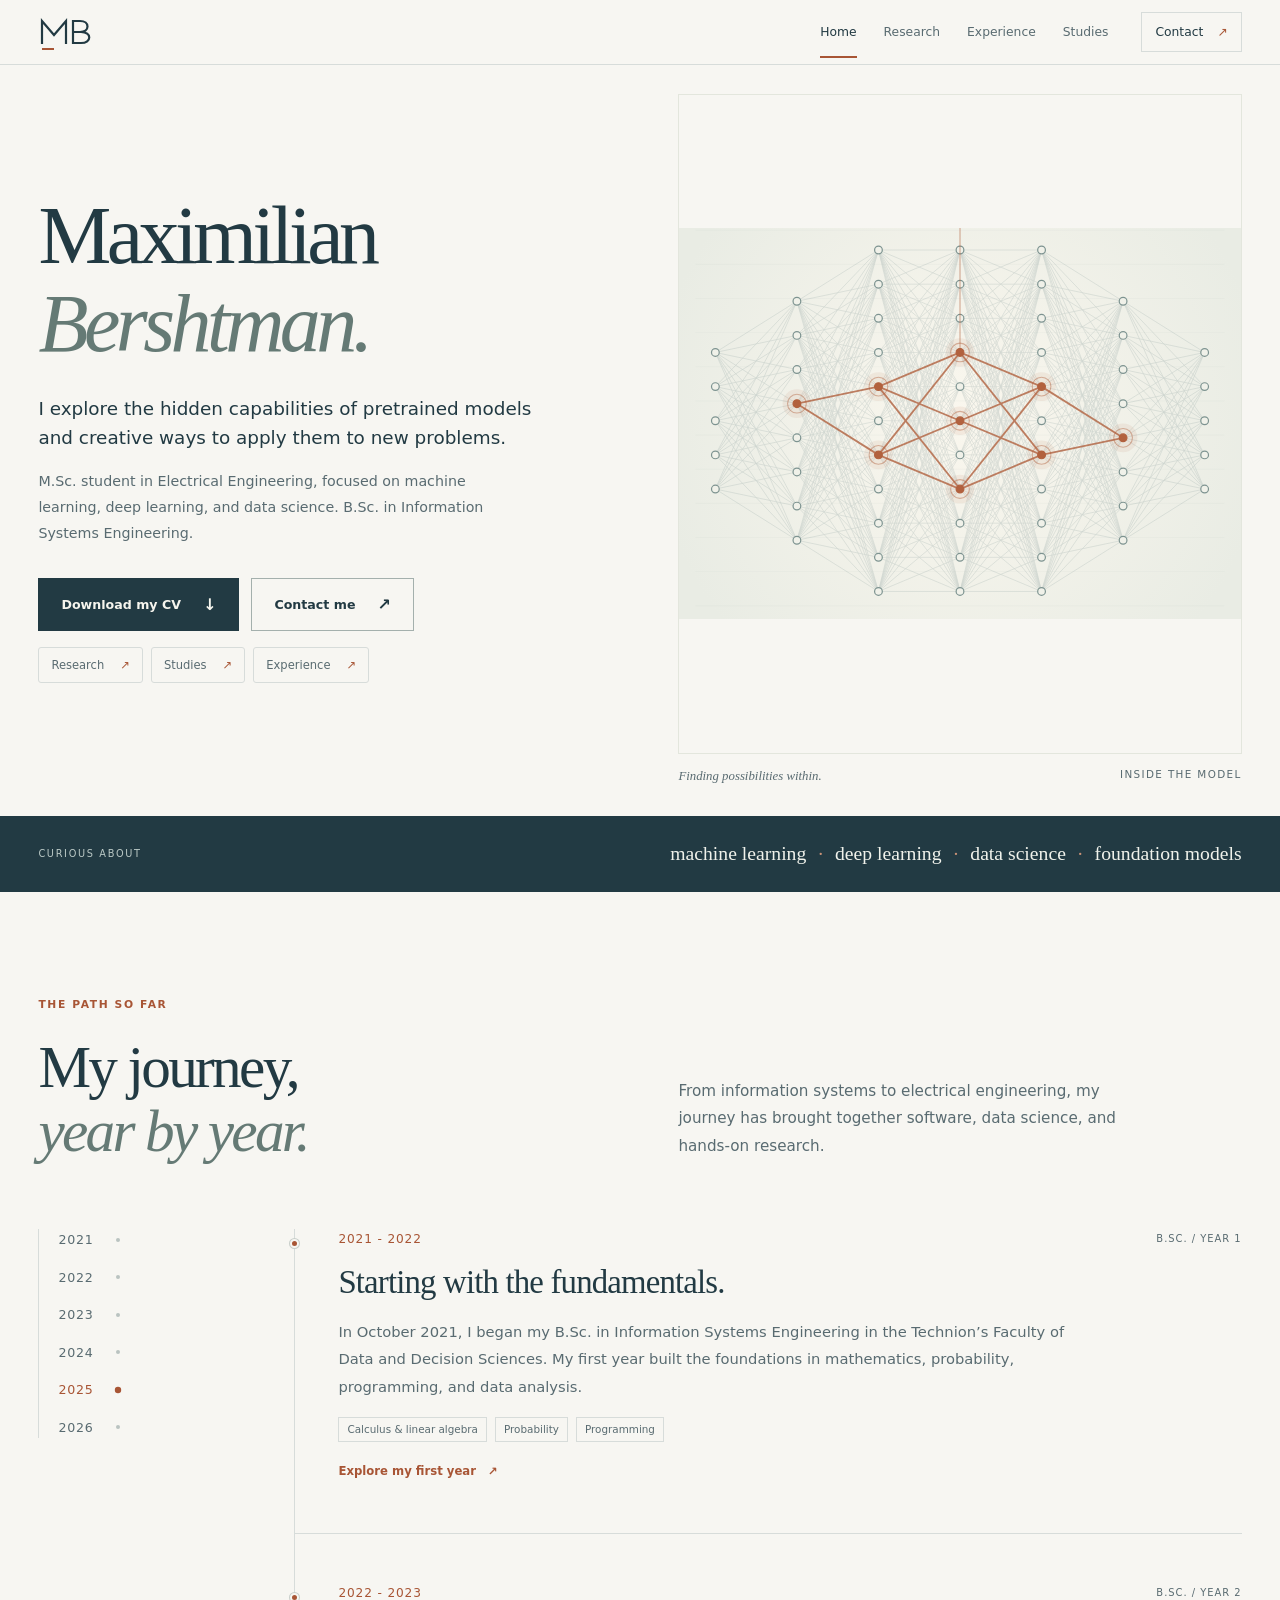
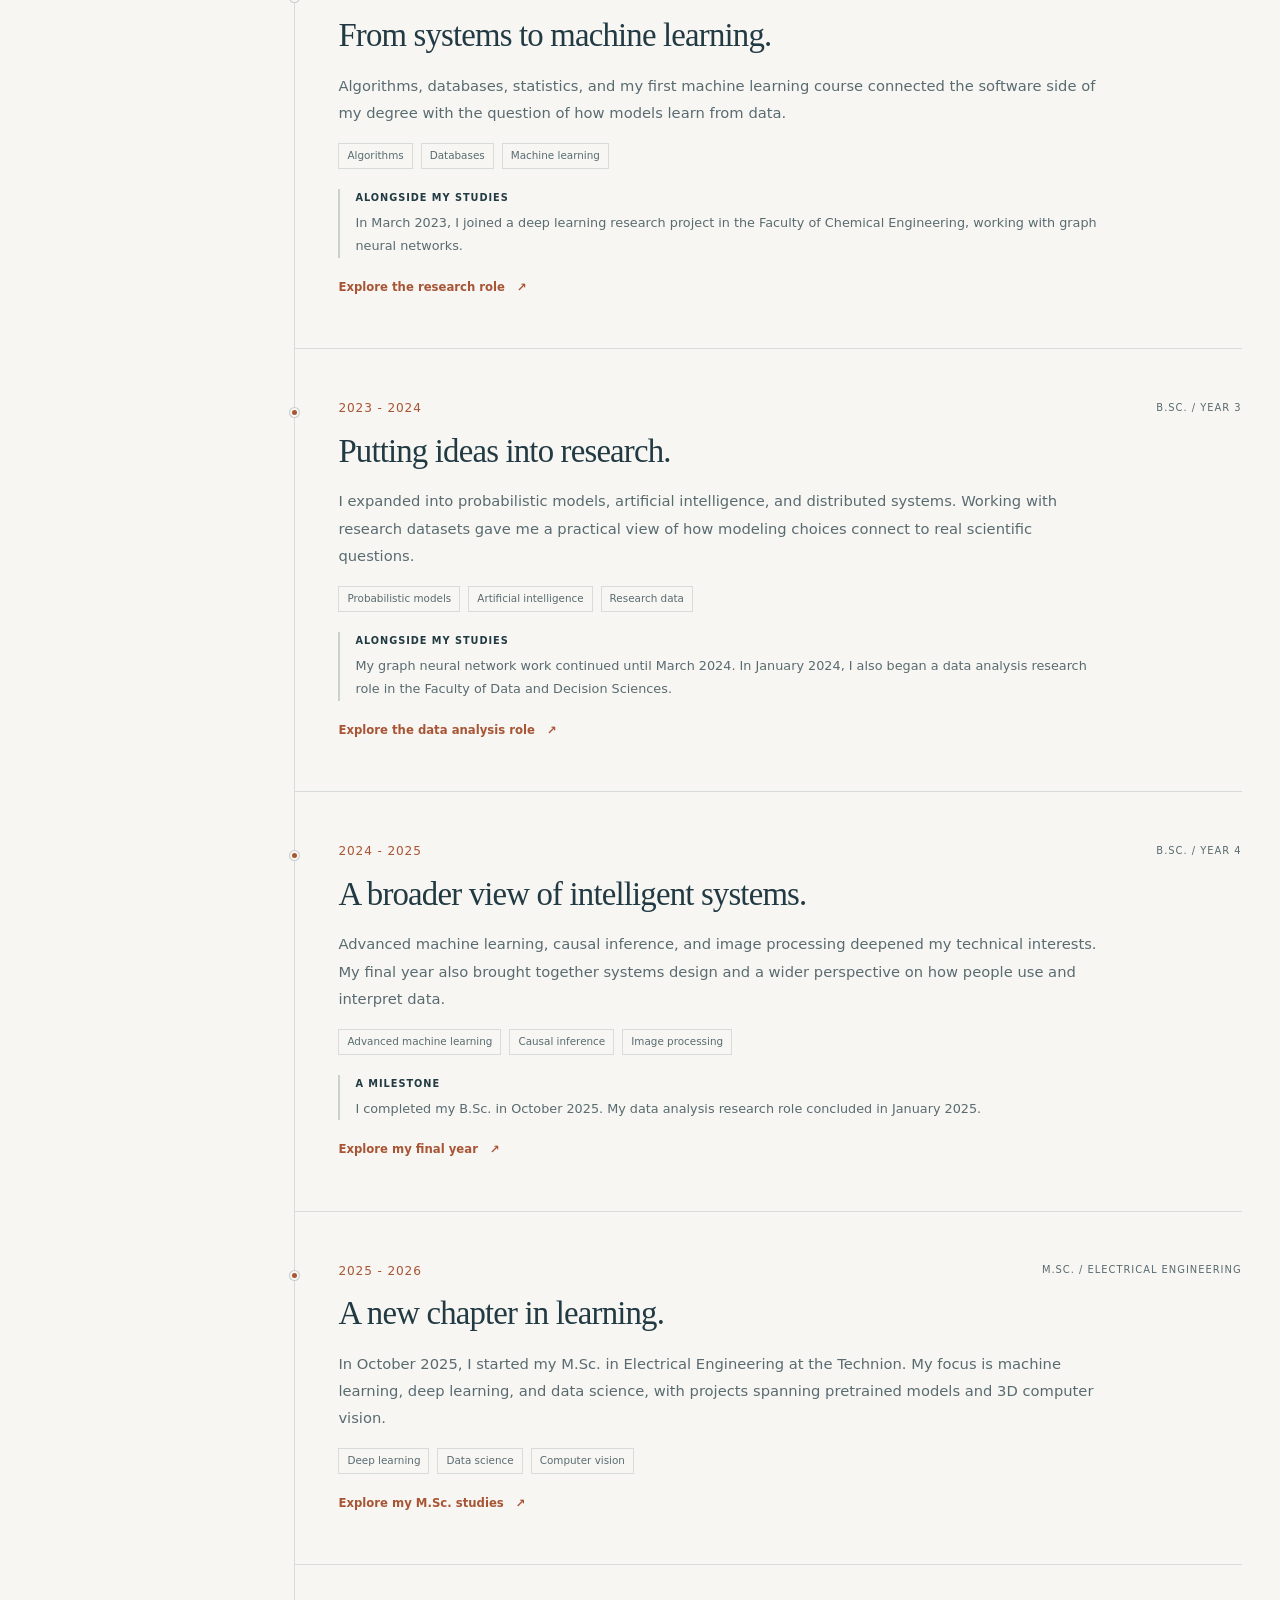
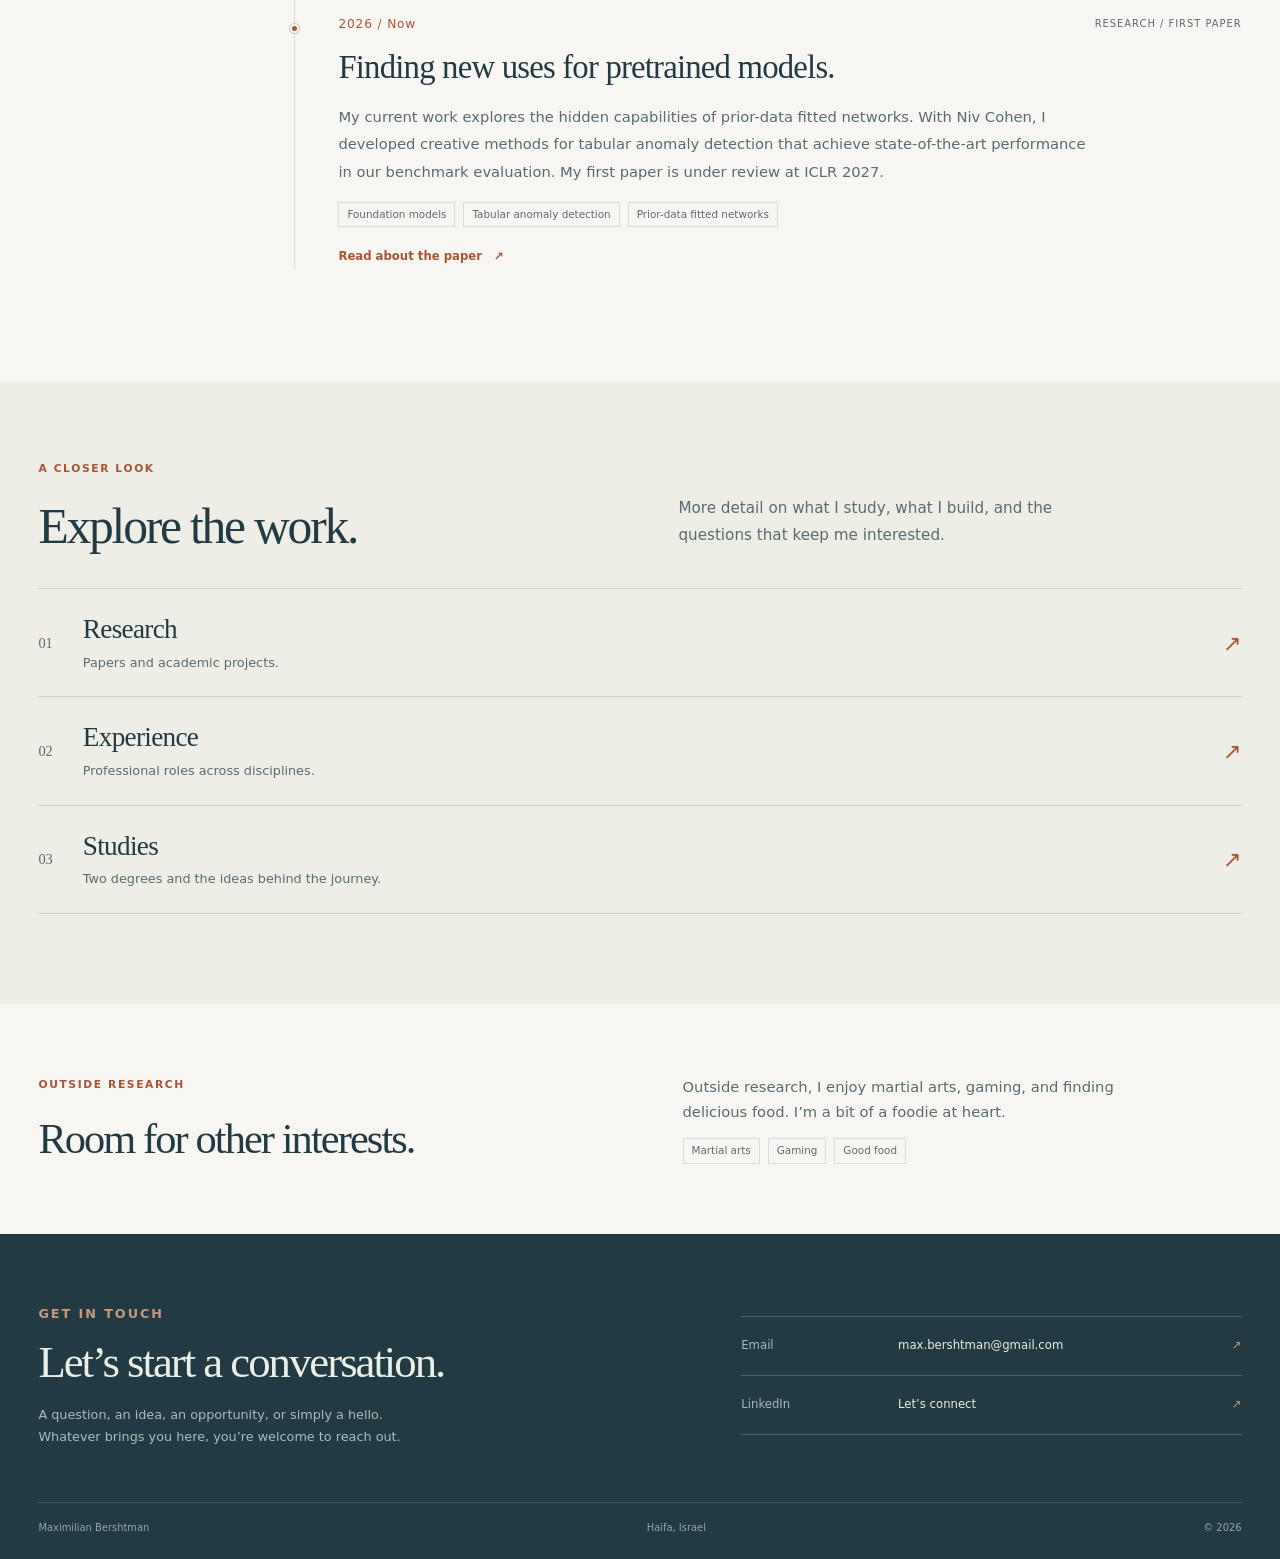
<file: index.html>
<!doctype html>
<html lang="en">
  <head>
    <meta charset="utf-8" />
    <meta name="viewport" content="width=device-width, initial-scale=1" />
    <meta name="theme-color" content="#f7f6f2" />
    <meta
      name="description"
      content="Maximilian Bershtman. M.Sc. student at the Technion exploring machine learning, deep learning, and data science. Follow my academic and research journey from 2021."
    />
    <meta property="og:type" content="website" />
    <meta property="og:title" content="Home - Maximilian Bershtman" />
    <meta
      property="og:description"
      content="Maximilian Bershtman. M.Sc. student at the Technion exploring machine learning, deep learning, and data science. Follow my academic and research journey from 2021."
    />
    <title>Home - Maximilian Bershtman</title>
    <link rel="icon" href="assets/mark.svg" type="image/svg+xml" />
    <link rel="stylesheet" href="styles.css?v=20261005-mobile-restored" />
    <script src="script.js" defer></script>
    <script type="application/ld+json">
      {
        "@context": "https://schema.org",
        "@type": "Person",
        "name": "Maximilian Bershtman",
        "email": "max.bershtman@gmail.com",
        "sameAs": [
          "https://www.linkedin.com/in/maximilian-bershtman/",
          "https://github.com/Maximilianb1"
        ],
        "affiliation": {
          "@type": "CollegeOrUniversity",
          "name": "Technion - Israel Institute of Technology"
        },
        "knowsAbout": [
          "Machine learning",
          "Deep learning",
          "Data science",
          "Foundation models",
          "Anomaly detection"
        ]
      }
    </script>
  </head>
  <body class="home-page">
    <a class="skip-link" href="#main">Skip to content</a>
    <header class="site-header">
      <div class="shell nav-wrap">
        <a
          class="wordmark"
          href="index.html"
          aria-label="Maximilian Bershtman, home"
          ><img src="assets/mark.svg" width="55" height="38" alt="MB"
        /></a>
        <button
          class="menu-toggle"
          aria-expanded="false"
          aria-controls="site-nav"
          type="button"
        >
          Menu <span class="menu-icon" aria-hidden="true"><i></i><i></i></span>
        </button>
        <nav id="site-nav" class="site-nav" aria-label="Main navigation">
          <a href="index.html" aria-current="page">Home</a
          ><a href="research.html">Research</a
          ><a href="experience.html">Experience</a
          ><a href="studies.html">Studies</a
          ><a class="nav-contact" href="#contact"
            >Contact <span aria-hidden="true">↗</span></a
          >
        </nav>
      </div>
    </header>
    <main id="main">
      <div class="home-opening">
        <section class="shell hero" aria-labelledby="hero-title">
          <div class="hero-copy">
            <h1 id="hero-title">Maximilian<br /><em>Bershtman.</em></h1>
            <p class="hero-intro">
              I explore the hidden capabilities of pretrained models and
              creative ways to apply them to new problems.
            </p>
            <p class="hero-detail">
              M.Sc. student in Electrical Engineering, focused on machine
              learning, deep learning, and data science. B.Sc. in Information
              Systems Engineering.
            </p>
            <div class="hero-actions">
              <a
                class="button"
                href="assets/Maximilian-Bershtman-CV.pdf"
                download
                >Download my CV <span aria-hidden="true">↓</span></a
              ><a class="button button-outline" href="#contact"
                >Contact me <span aria-hidden="true">↗</span></a
              >
            </div>
            <nav class="hero-shortcuts" aria-label="Explore my background">
              <a href="research.html"
                >Research <span aria-hidden="true">↗</span></a
              ><a href="studies.html"
                >Studies <span aria-hidden="true">↗</span></a
              ><a href="experience.html"
                >Experience <span aria-hidden="true">↗</span></a
              >
            </nav>
          </div>
          <figure class="hero-art">
            <picture
              ><source
                media="(max-width: 760px)"
                srcset="assets/representation-study-mobile.svg" />
              <img
                src="assets/representation-study.svg"
                width="560"
                height="580"
                alt="A layered neural network with selected internal neurons and connections highlighted in copper, symbolizing the discovery of hidden model capabilities"
            /></picture>
            <figcaption>
              <span>Finding possibilities within.</span
              ><span aria-hidden="true">Inside the model</span>
            </figcaption>
          </figure>
        </section>
        <div class="interest-band">
          <div class="shell interest-inner">
            <span>Curious about</span>
            <p>
              machine learning <b>·</b> deep learning <b>·</b> data science
              <b>·</b> foundation models
            </p>
          </div>
        </div>
      </div>
      <section class="shell journey-section" aria-labelledby="journey-title">
        <div class="section-intro">
          <div>
            <p class="eyebrow">The path so far</p>
            <h2 id="journey-title">My journey,<br /><em>year by year.</em></h2>
          </div>
          <p>
            From information systems to electrical engineering, my journey has
            brought together software, data science, and hands-on research.
          </p>
        </div>
        <div class="journey-layout">
          <aside class="year-index" aria-label="Journey by year">
            <a href="#year-2021" data-year-link="2021"
              ><span>2021</span><i aria-hidden="true"></i></a
            ><a href="#year-2022" data-year-link="2022"
              ><span>2022</span><i aria-hidden="true"></i></a
            ><a href="#year-2023" data-year-link="2023"
              ><span>2023</span><i aria-hidden="true"></i></a
            ><a href="#year-2024" data-year-link="2024"
              ><span>2024</span><i aria-hidden="true"></i></a
            ><a href="#year-2025" data-year-link="2025"
              ><span>2025</span><i aria-hidden="true"></i></a
            ><a href="#year-2026" data-year-link="2026"
              ><span>2026</span><i aria-hidden="true"></i
            ></a>
          </aside>
          <div class="timeline">
            <article class="milestone reveal" id="year-2021" data-year="2021">
              <div class="milestone-marker" aria-hidden="true"></div>
              <div class="milestone-top">
                <span class="milestone-year">2021 - 2022</span
                ><span class="milestone-kind">B.Sc. / Year 1</span>
              </div>
              <h3>Starting with the fundamentals.</h3>
              <p>
                In October 2021, I began my B.Sc. in Information Systems
                Engineering in the Technion’s Faculty of Data and Decision
                Sciences. My first year built the foundations in mathematics,
                probability, programming, and data analysis.
              </p>
              <div class="topic-tags">
                <span>Calculus & linear algebra</span><span>Probability</span
                ><span>Programming</span>
              </div>
              <a href="studies.html#bsc-year-1"
                >Explore my first year <span aria-hidden="true">↗</span></a
              >
            </article>
            <article class="milestone reveal" id="year-2022" data-year="2022">
              <div class="milestone-marker" aria-hidden="true"></div>
              <div class="milestone-top">
                <span class="milestone-year">2022 - 2023</span
                ><span class="milestone-kind">B.Sc. / Year 2</span>
              </div>
              <h3>From systems to machine learning.</h3>
              <p>
                Algorithms, databases, statistics, and my first machine learning
                course connected the software side of my degree with the
                question of how models learn from data.
              </p>
              <div class="topic-tags">
                <span>Algorithms</span><span>Databases</span
                ><span>Machine learning</span>
              </div>
              <p class="milestone-work">
                <span>Alongside my studies</span> In March 2023, I joined a deep
                learning research project in the Faculty of Chemical
                Engineering, working with graph neural networks.
              </p>
              <a href="experience.html#deep-learning"
                >Explore the research role <span aria-hidden="true">↗</span></a
              >
            </article>
            <article class="milestone reveal" id="year-2023" data-year="2023">
              <div class="milestone-marker" aria-hidden="true"></div>
              <div class="milestone-top">
                <span class="milestone-year">2023 - 2024</span
                ><span class="milestone-kind">B.Sc. / Year 3</span>
              </div>
              <h3>Putting ideas into research.</h3>
              <p>
                I expanded into probabilistic models, artificial intelligence,
                and distributed systems. Working with research datasets gave me
                a practical view of how modeling choices connect to real
                scientific questions.
              </p>
              <div class="topic-tags">
                <span>Probabilistic models</span
                ><span>Artificial intelligence</span><span>Research data</span>
              </div>
              <p class="milestone-work">
                <span>Alongside my studies</span> My graph neural network work
                continued until March 2024. In January 2024, I also began a data
                analysis research role in the Faculty of Data and Decision
                Sciences.
              </p>
              <a href="experience.html#data-analysis"
                >Explore the data analysis role
                <span aria-hidden="true">↗</span></a
              >
            </article>
            <article class="milestone reveal" id="year-2024" data-year="2024">
              <div class="milestone-marker" aria-hidden="true"></div>
              <div class="milestone-top">
                <span class="milestone-year">2024 - 2025</span
                ><span class="milestone-kind">B.Sc. / Year 4</span>
              </div>
              <h3>A broader view of intelligent systems.</h3>
              <p>
                Advanced machine learning, causal inference, and image
                processing deepened my technical interests. My final year also
                brought together systems design and a wider perspective on how
                people use and interpret data.
              </p>
              <div class="topic-tags">
                <span>Advanced machine learning</span
                ><span>Causal inference</span><span>Image processing</span>
              </div>
              <p class="milestone-work">
                <span>A milestone</span> I completed my B.Sc. in October 2025.
                My data analysis research role concluded in January 2025.
              </p>
              <a href="studies.html#bsc-year-4"
                >Explore my final year <span aria-hidden="true">↗</span></a
              >
            </article>
            <article class="milestone reveal" id="year-2025" data-year="2025">
              <div class="milestone-marker" aria-hidden="true"></div>
              <div class="milestone-top">
                <span class="milestone-year">2025 - 2026</span
                ><span class="milestone-kind"
                  >M.Sc. / Electrical Engineering</span
                >
              </div>
              <h3>A new chapter in learning.</h3>
              <p>
                In October 2025, I started my M.Sc. in Electrical Engineering at
                the Technion. My focus is machine learning, deep learning, and
                data science, with projects spanning pretrained models and 3D
                computer vision.
              </p>
              <div class="topic-tags">
                <span>Deep learning</span><span>Data science</span
                ><span>Computer vision</span>
              </div>
              <a href="studies.html#masters"
                >Explore my M.Sc. studies <span aria-hidden="true">↗</span></a
              >
            </article>
            <article class="milestone reveal" id="year-2026" data-year="2026">
              <div class="milestone-marker" aria-hidden="true"></div>
              <div class="milestone-top">
                <span class="milestone-year">2026 / Now</span
                ><span class="milestone-kind">Research / First paper</span>
              </div>
              <h3>Finding new uses for pretrained models.</h3>
              <p>
                My current work explores the hidden capabilities of prior-data
                fitted networks. With Niv Cohen, I developed creative methods
                for tabular anomaly detection that achieve state-of-the-art
                performance in our benchmark evaluation. My first paper is under
                review at ICLR 2027.
              </p>
              <div class="topic-tags">
                <span>Foundation models</span
                ><span>Tabular anomaly detection</span
                ><span>Prior-data fitted networks</span>
              </div>
              <a href="research.html#zen-focus"
                >Read about the paper <span aria-hidden="true">↗</span></a
              >
            </article>
          </div>
        </div>
      </section>
      <section class="explore-section">
        <div class="shell">
          <div class="section-intro compact">
            <div>
              <p class="eyebrow">A closer look</p>
              <h2>Explore the work.</h2>
            </div>
            <p>
              More detail on what I study, what I build, and the questions that
              keep me interested.
            </p>
          </div>
          <div class="explore-links">
            <a href="research.html"
              ><span>01</span>
              <div>
                <h3>Research</h3>
                <p>Papers and academic projects.</p>
              </div>
              <b aria-hidden="true">↗</b></a
            ><a href="experience.html"
              ><span>02</span>
              <div>
                <h3>Experience</h3>
                <p>Professional roles across disciplines.</p>
              </div>
              <b aria-hidden="true">↗</b></a
            ><a href="studies.html"
              ><span>03</span>
              <div>
                <h3>Studies</h3>
                <p>Two degrees and the ideas behind the journey.</p>
              </div>
              <b aria-hidden="true">↗</b></a
            >
          </div>
        </div>
      </section>
      <section class="shell personal-section">
        <div>
          <p class="eyebrow">Outside research</p>
          <h2>Room for other interests.</h2>
        </div>
        <div>
          <p>
            Outside research, I enjoy martial arts, gaming, and finding
            delicious food. I’m a bit of a foodie at heart.
          </p>
          <div class="topic-tags">
            <span>Martial arts</span><span>Gaming</span><span>Good food</span>
          </div>
        </div>
      </section>
    </main>
    <footer class="site-footer" id="contact">
      <div class="shell contact-row">
        <div>
          <p class="eyebrow">Get in touch</p>
          <h2>Let’s start a conversation.</h2>
          <p>
            A question, an idea, an opportunity, or simply a hello. Whatever
            brings you here, you’re welcome to reach out.
          </p>
        </div>
        <div class="contact-links">
          <a href="mailto:max.bershtman@gmail.com"
            ><span>Email</span><strong>max.bershtman@gmail.com</strong
            ><span aria-hidden="true">↗</span></a
          ><a
            href="https://www.linkedin.com/in/maximilian-bershtman/"
            target="_blank"
            rel="noreferrer"
            ><span>LinkedIn</span><strong>Let’s connect</strong
            ><span aria-hidden="true">↗</span></a
          >
        </div>
      </div>
      <div class="shell footer-bottom">
        <span>Maximilian Bershtman</span><span>Haifa, Israel</span
        ><span>© <span id="year">2026</span></span>
      </div>
    </footer>
  </body>
</html>
</file>
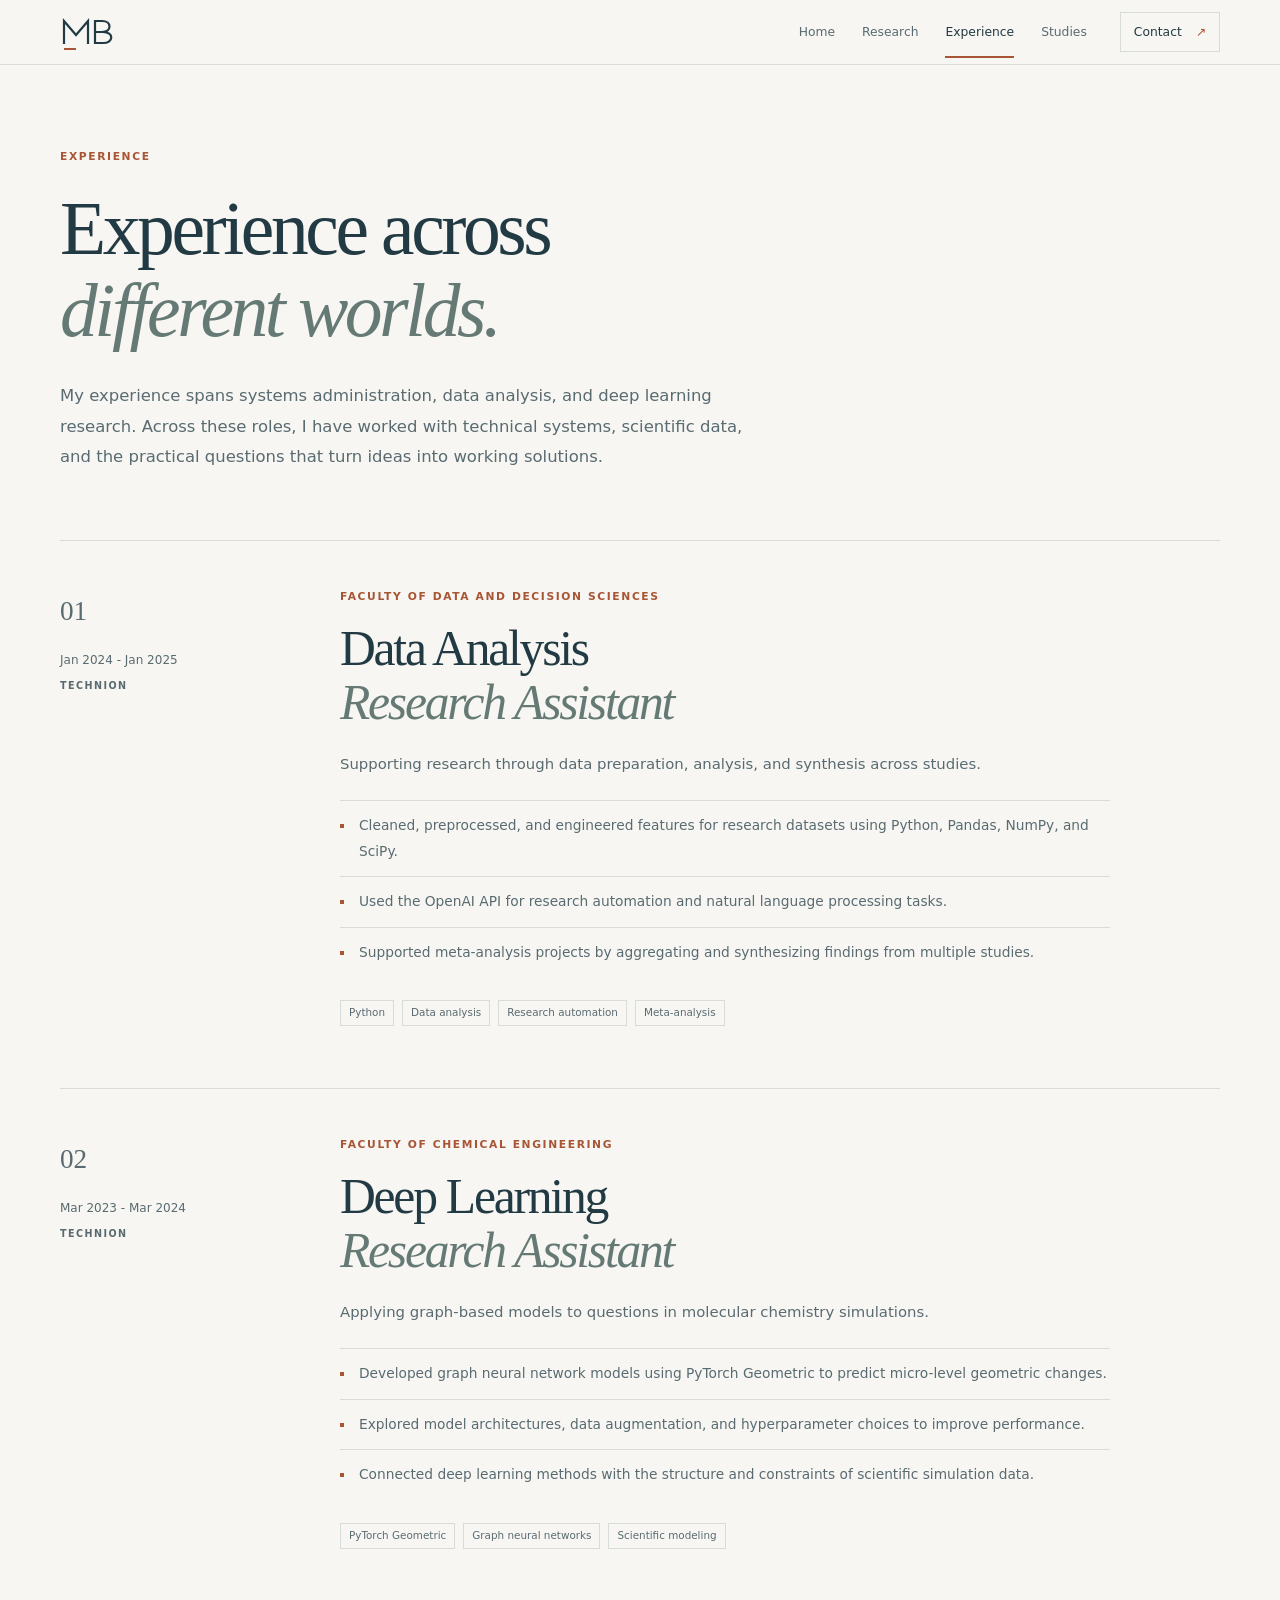
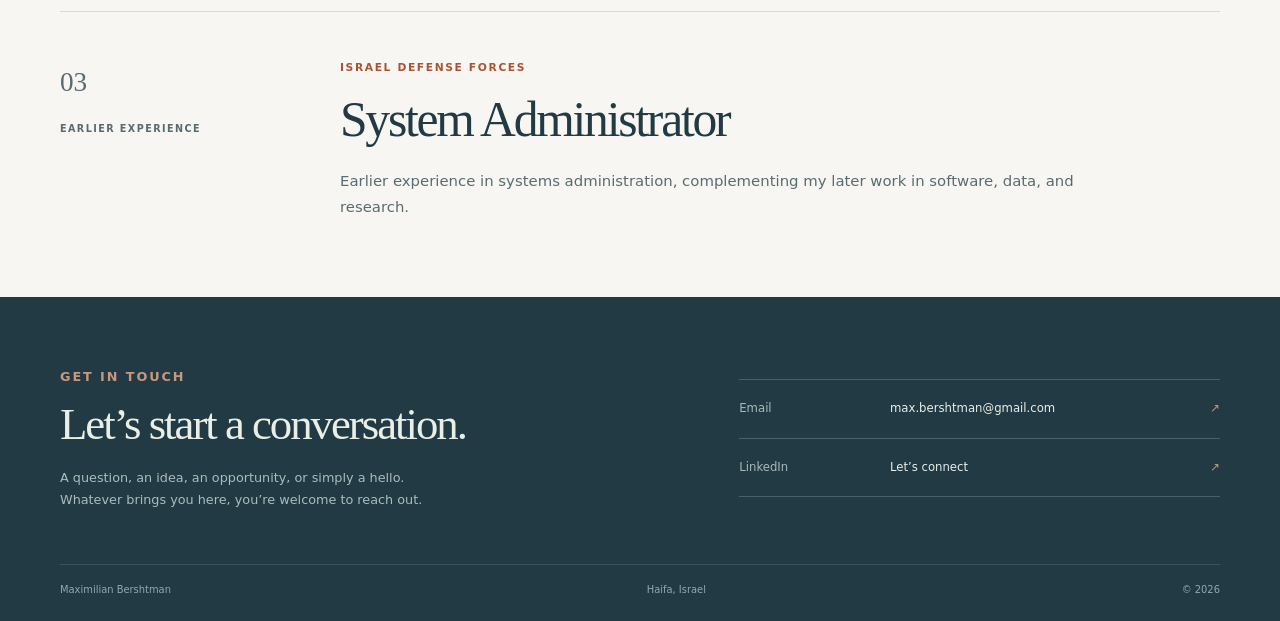
<file: experience.html>
<!doctype html>
<html lang="en">
  <head>
    <meta charset="utf-8" />
    <meta name="viewport" content="width=device-width, initial-scale=1" />
    <meta name="theme-color" content="#f7f6f2" />
    <meta
      name="description"
      content="Maximilian Bershtman’s professional experience in data analysis, deep learning, scientific research, and systems administration."
    />
    <meta property="og:type" content="website" />
    <meta property="og:title" content="Experience - Maximilian Bershtman" />
    <meta
      property="og:description"
      content="Maximilian Bershtman’s professional experience in data analysis, deep learning, scientific research, and systems administration."
    />
    <title>Experience - Maximilian Bershtman</title>
    <link rel="icon" href="assets/mark.svg" type="image/svg+xml" />
    <link rel="stylesheet" href="styles.css?v=20261005-mobile-restored" />
    <script src="script.js" defer></script>
    <script type="application/ld+json">
      {
        "@context": "https://schema.org",
        "@type": "Person",
        "name": "Maximilian Bershtman",
        "email": "max.bershtman@gmail.com",
        "sameAs": [
          "https://www.linkedin.com/in/maximilian-bershtman/",
          "https://github.com/Maximilianb1"
        ],
        "affiliation": {
          "@type": "CollegeOrUniversity",
          "name": "Technion - Israel Institute of Technology"
        },
        "knowsAbout": [
          "Machine learning",
          "Deep learning",
          "Data science",
          "Foundation models",
          "Anomaly detection"
        ]
      }
    </script>
  </head>
  <body>
    <a class="skip-link" href="#main">Skip to content</a>
    <header class="site-header">
      <div class="shell nav-wrap">
        <a
          class="wordmark"
          href="index.html"
          aria-label="Maximilian Bershtman, home"
          ><img src="assets/mark.svg" width="55" height="38" alt="MB"
        /></a>
        <button
          class="menu-toggle"
          aria-expanded="false"
          aria-controls="site-nav"
          type="button"
        >
          Menu <span class="menu-icon" aria-hidden="true"><i></i><i></i></span>
        </button>
        <nav id="site-nav" class="site-nav" aria-label="Main navigation">
          <a href="index.html">Home</a><a href="research.html">Research</a
          ><a href="experience.html" aria-current="page">Experience</a
          ><a href="studies.html">Studies</a
          ><a class="nav-contact" href="#contact"
            >Contact <span aria-hidden="true">↗</span></a
          >
        </nav>
      </div>
    </header>
    <main id="main">
      <section class="shell page-intro">
        <p class="eyebrow">Experience</p>
        <h1>Experience across<br /><em>different worlds.</em></h1>
        <p>
          My experience spans systems administration, data analysis, and deep
          learning research. Across these roles, I have worked with technical
          systems, scientific data, and the practical questions that turn ideas
          into working solutions.
        </p>
      </section>
      <section
        class="shell role-section"
        id="data-analysis"
        aria-labelledby="data-title"
      >
        <div class="role-aside">
          <span class="role-number">01</span>
          <p>Jan 2024 - Jan 2025</p>
          <span class="small-label">Technion</span>
        </div>
        <article class="role-copy">
          <p class="eyebrow">Faculty of Data and Decision Sciences</p>
          <h2 id="data-title">
            Data Analysis<br /><em>Research Assistant</em>
          </h2>
          <p>
            Supporting research through data preparation, analysis, and
            synthesis across studies.
          </p>
          <ul class="detail-list">
            <li>
              Cleaned, preprocessed, and engineered features for research
              datasets using Python, Pandas, NumPy, and SciPy.
            </li>
            <li>
              Used the OpenAI API for research automation and natural language
              processing tasks.
            </li>
            <li>
              Supported meta-analysis projects by aggregating and synthesizing
              findings from multiple studies.
            </li>
          </ul>
          <div class="topic-tags">
            <span>Python</span><span>Data analysis</span
            ><span>Research automation</span><span>Meta-analysis</span>
          </div>
        </article>
      </section>
      <section
        class="shell role-section"
        id="deep-learning"
        aria-labelledby="deep-title"
      >
        <div class="role-aside">
          <span class="role-number">02</span>
          <p>Mar 2023 - Mar 2024</p>
          <span class="small-label">Technion</span>
        </div>
        <article class="role-copy">
          <p class="eyebrow">Faculty of Chemical Engineering</p>
          <h2 id="deep-title">
            Deep Learning<br /><em>Research Assistant</em>
          </h2>
          <p>
            Applying graph-based models to questions in molecular chemistry
            simulations.
          </p>
          <ul class="detail-list">
            <li>
              Developed graph neural network models using PyTorch Geometric to
              predict micro-level geometric changes.
            </li>
            <li>
              Explored model architectures, data augmentation, and
              hyperparameter choices to improve performance.
            </li>
            <li>
              Connected deep learning methods with the structure and constraints
              of scientific simulation data.
            </li>
          </ul>
          <div class="topic-tags">
            <span>PyTorch Geometric</span><span>Graph neural networks</span
            ><span>Scientific modeling</span>
          </div>
        </article>
      </section>
      <section
        class="shell role-section final-section"
        aria-labelledby="systems-title"
      >
        <div class="role-aside">
          <span class="role-number">03</span
          ><span class="small-label">Earlier experience</span>
        </div>
        <article class="role-copy">
          <p class="eyebrow">Israel Defense Forces</p>
          <h2 id="systems-title">System Administrator</h2>
          <p>
            Earlier experience in systems administration, complementing my later
            work in software, data, and research.
          </p>
        </article>
      </section>
    </main>
    <footer class="site-footer" id="contact">
      <div class="shell contact-row">
        <div>
          <p class="eyebrow">Get in touch</p>
          <h2>Let’s start a conversation.</h2>
          <p>
            A question, an idea, an opportunity, or simply a hello. Whatever
            brings you here, you’re welcome to reach out.
          </p>
        </div>
        <div class="contact-links">
          <a href="mailto:max.bershtman@gmail.com"
            ><span>Email</span><strong>max.bershtman@gmail.com</strong
            ><span aria-hidden="true">↗</span></a
          ><a
            href="https://www.linkedin.com/in/maximilian-bershtman/"
            target="_blank"
            rel="noreferrer"
            ><span>LinkedIn</span><strong>Let’s connect</strong
            ><span aria-hidden="true">↗</span></a
          >
        </div>
      </div>
      <div class="shell footer-bottom">
        <span>Maximilian Bershtman</span><span>Haifa, Israel</span
        ><span>© <span id="year">2026</span></span>
      </div>
    </footer>
  </body>
</html>
</file>
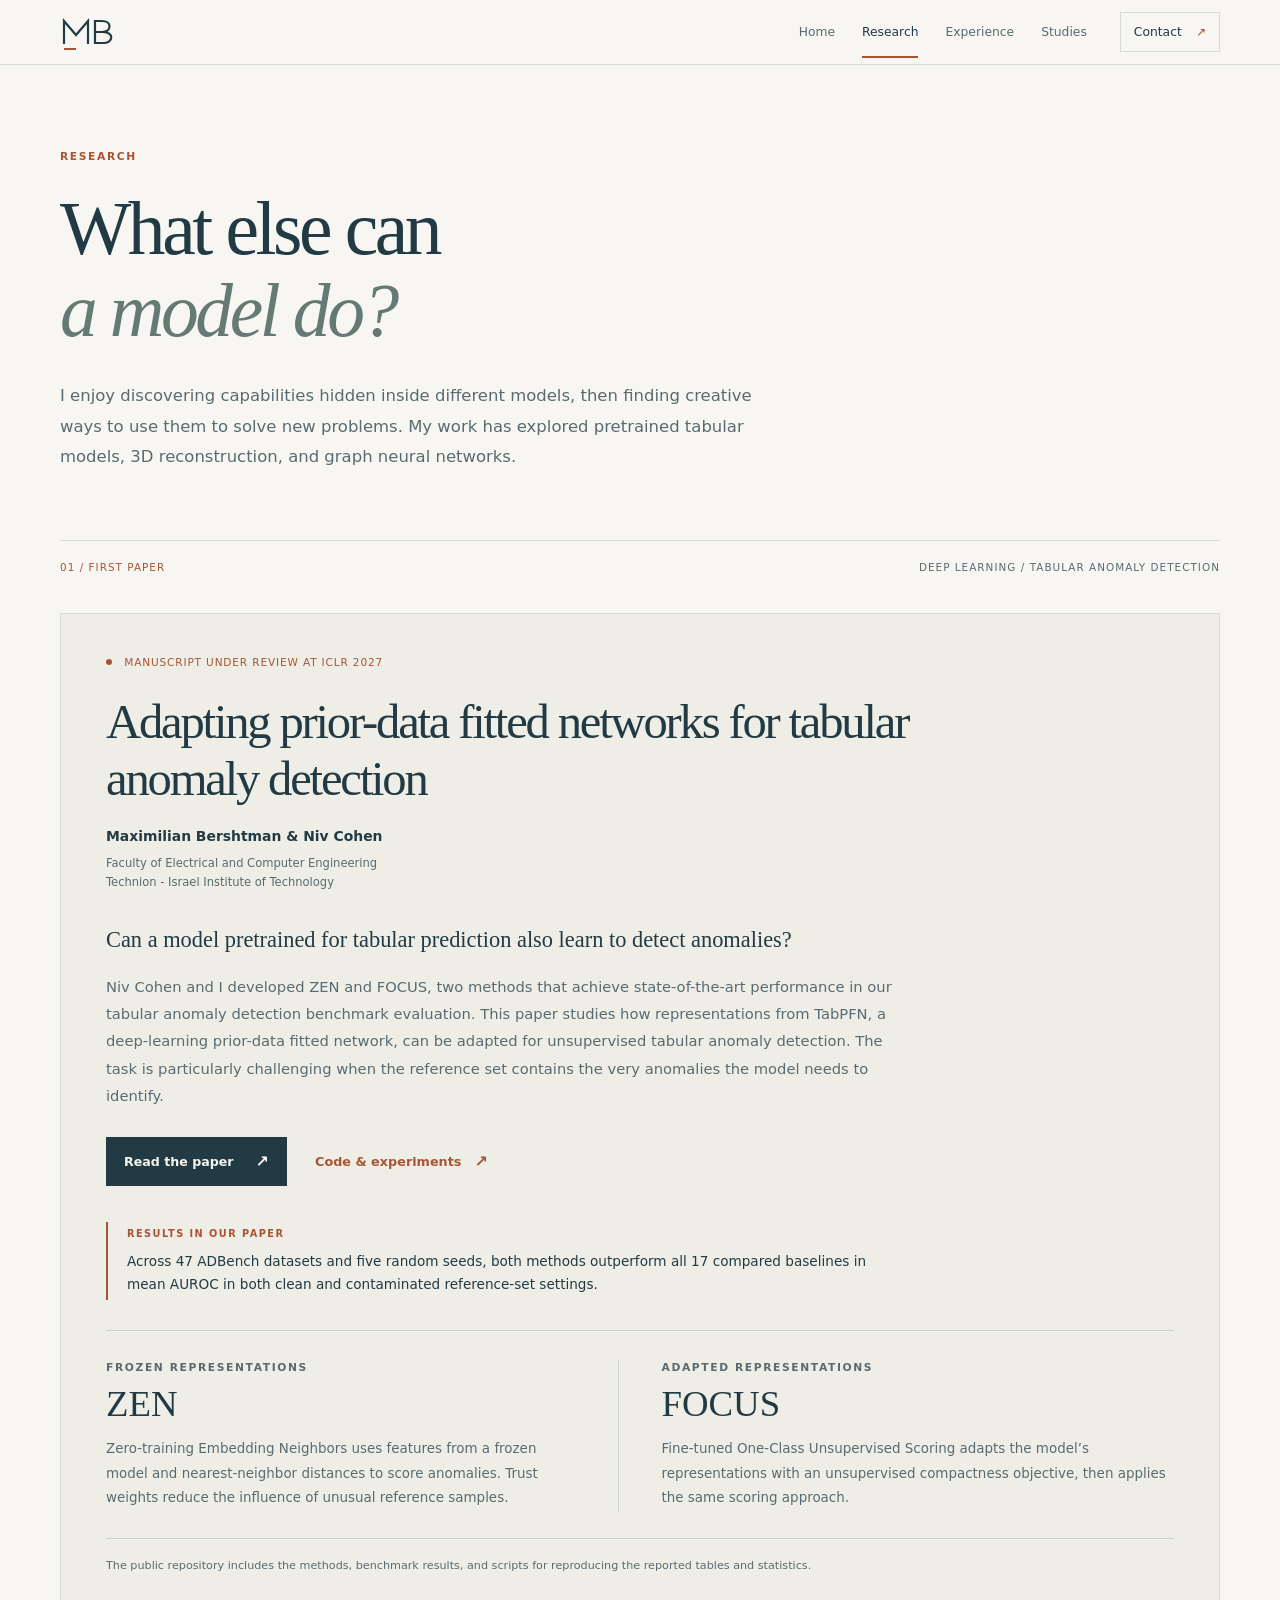
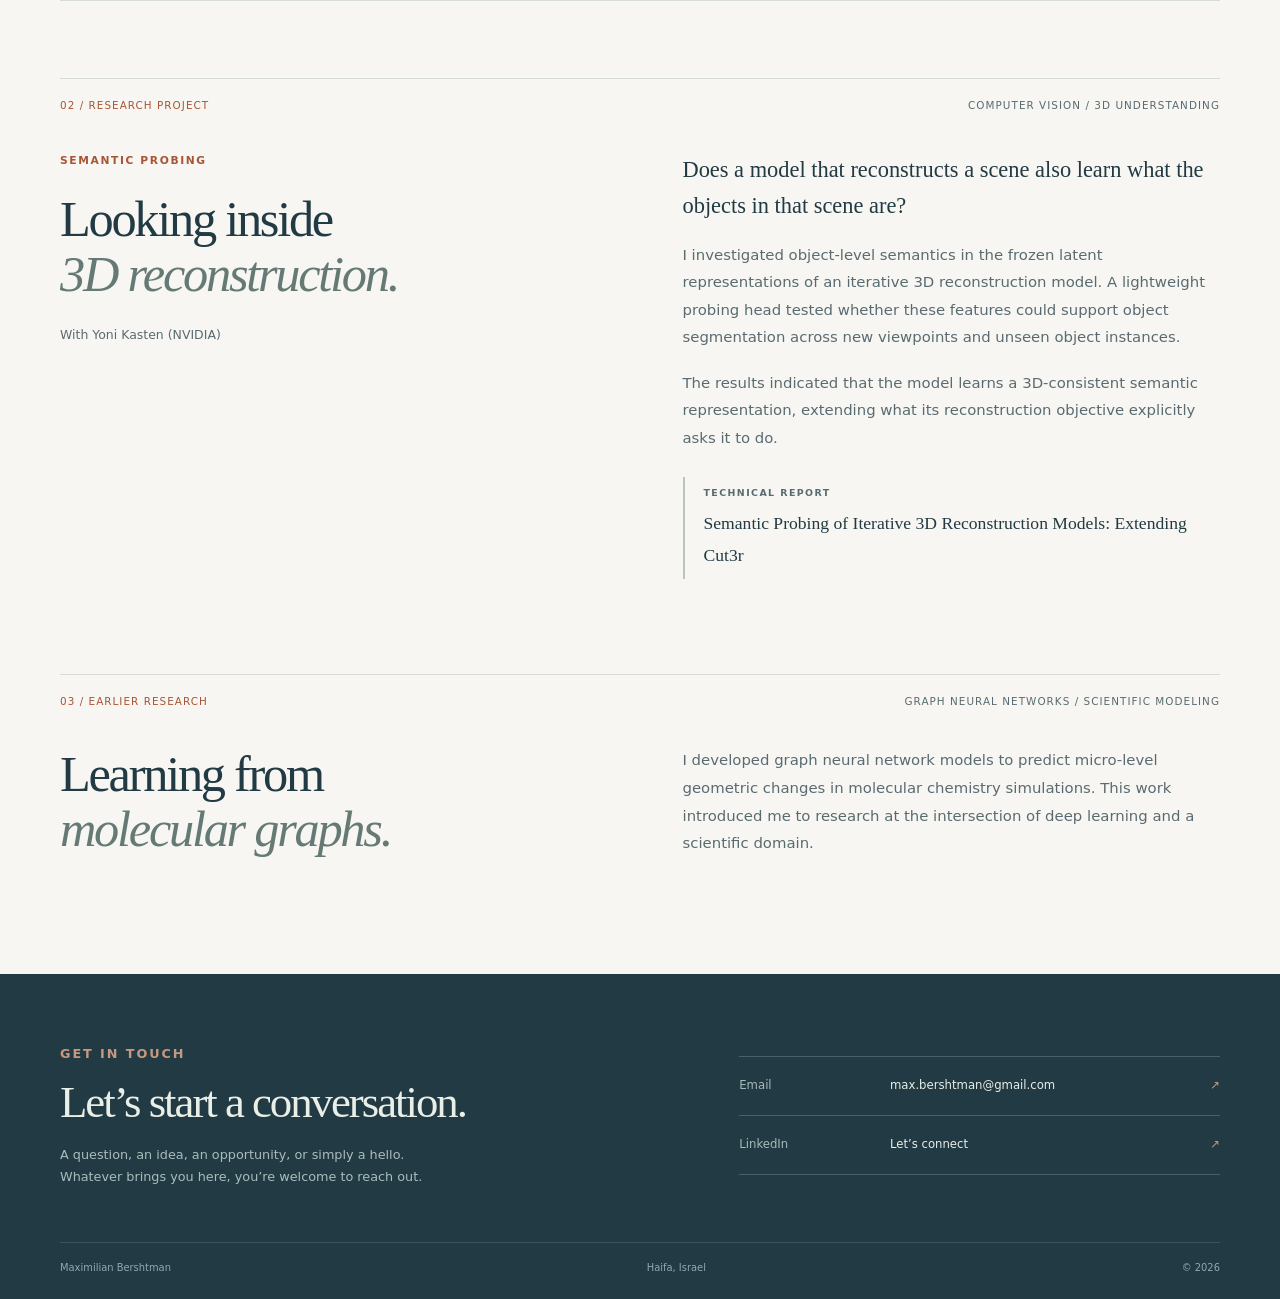
<file: research.html>
<!doctype html>
<html lang="en">
  <head>
    <meta charset="utf-8" />
    <meta name="viewport" content="width=device-width, initial-scale=1" />
    <meta name="theme-color" content="#f7f6f2" />
    <meta
      name="description"
      content="Research and papers by Maximilian Bershtman on pretrained models, tabular anomaly detection, and 3D vision."
    />
    <meta property="og:type" content="website" />
    <meta property="og:title" content="Research - Maximilian Bershtman" />
    <meta
      property="og:description"
      content="Research and papers by Maximilian Bershtman on pretrained models, tabular anomaly detection, and 3D vision."
    />
    <title>Research - Maximilian Bershtman</title>
    <link rel="icon" href="assets/mark.svg" type="image/svg+xml" />
    <link rel="stylesheet" href="styles.css?v=20261005-mobile-restored" />
    <script src="script.js" defer></script>
    <script type="application/ld+json">
      {
        "@context": "https://schema.org",
        "@type": "Person",
        "name": "Maximilian Bershtman",
        "email": "max.bershtman@gmail.com",
        "sameAs": [
          "https://www.linkedin.com/in/maximilian-bershtman/",
          "https://github.com/Maximilianb1"
        ],
        "affiliation": {
          "@type": "CollegeOrUniversity",
          "name": "Technion - Israel Institute of Technology"
        },
        "knowsAbout": [
          "Machine learning",
          "Deep learning",
          "Data science",
          "Foundation models",
          "Anomaly detection"
        ]
      }
    </script>
  </head>
  <body>
    <a class="skip-link" href="#main">Skip to content</a>
    <header class="site-header">
      <div class="shell nav-wrap">
        <a
          class="wordmark"
          href="index.html"
          aria-label="Maximilian Bershtman, home"
          ><img src="assets/mark.svg" width="55" height="38" alt="MB"
        /></a>
        <button
          class="menu-toggle"
          aria-expanded="false"
          aria-controls="site-nav"
          type="button"
        >
          Menu <span class="menu-icon" aria-hidden="true"><i></i><i></i></span>
        </button>
        <nav id="site-nav" class="site-nav" aria-label="Main navigation">
          <a href="index.html">Home</a
          ><a href="research.html" aria-current="page">Research</a
          ><a href="experience.html">Experience</a
          ><a href="studies.html">Studies</a
          ><a class="nav-contact" href="#contact"
            >Contact <span aria-hidden="true">↗</span></a
          >
        </nav>
      </div>
    </header>
    <main id="main">
      <section class="shell page-intro">
        <p class="eyebrow">Research</p>
        <h1>What else can<br /><em>a model do?</em></h1>
        <p>
          I enjoy discovering capabilities hidden inside different models, then
          finding creative ways to use them to solve new problems. My work has
          explored pretrained tabular models, 3D reconstruction, and graph
          neural networks.
        </p>
      </section>
      <section
        class="shell content-section"
        id="zen-focus"
        aria-labelledby="paper-title"
      >
        <div class="section-label">
          <span>01 / First paper</span
          ><span>Deep learning / Tabular anomaly detection</span>
        </div>
        <article class="paper-card">
          <div class="paper-status">
            <span class="status-dot"></span> Manuscript under review at ICLR
            2027
          </div>
          <h2 id="paper-title">
            Adapting prior-data fitted networks for tabular anomaly detection
          </h2>
          <p class="authors">Maximilian Bershtman &amp; Niv Cohen</p>
          <p class="paper-affiliation">
            Faculty of Electrical and Computer Engineering<br />Technion -
            Israel Institute of Technology
          </p>
          <p class="large-copy">
            Can a model pretrained for tabular prediction also learn to detect
            anomalies?
          </p>
          <p>
            Niv Cohen and I developed ZEN and FOCUS, two methods that achieve
            state-of-the-art performance in our tabular anomaly detection
            benchmark evaluation. This paper studies how representations from
            TabPFN, a deep-learning prior-data fitted network, can be adapted
            for unsupervised tabular anomaly detection. The task is particularly
            challenging when the reference set contains the very anomalies the
            model needs to identify.
          </p>
          <div class="paper-actions">
            <a
              class="button"
              href="assets/adapting-prior-data-fitted-networks.pdf"
              target="_blank"
              rel="noreferrer"
              >Read the paper <span aria-hidden="true">↗</span></a
            ><a
              class="text-link"
              href="https://github.com/Maximilianb1/zen-focus-tabular-anomaly-detection"
              target="_blank"
              rel="noreferrer"
              >Code &amp; experiments <span aria-hidden="true">↗</span></a
            >
          </div>
          <div class="benchmark-highlight">
            <span class="small-label">Results in our paper</span>
            <p>
              Across 47 ADBench datasets and five random seeds, both methods
              outperform all 17 compared baselines in mean AUROC in both clean
              and contaminated reference-set settings.
            </p>
          </div>
          <div class="method-grid">
            <div>
              <span class="small-label">Frozen representations</span>
              <h3>ZEN</h3>
              <p>
                Zero-training Embedding Neighbors uses features from a frozen
                model and nearest-neighbor distances to score anomalies. Trust
                weights reduce the influence of unusual reference samples.
              </p>
            </div>
            <div>
              <span class="small-label">Adapted representations</span>
              <h3>FOCUS</h3>
              <p>
                Fine-tuned One-Class Unsupervised Scoring adapts the model’s
                representations with an unsupervised compactness objective, then
                applies the same scoring approach.
              </p>
            </div>
          </div>
          <p class="paper-note">
            The public repository includes the methods, benchmark results, and
            scripts for reproducing the reported tables and statistics.
          </p>
        </article>
      </section>
      <section
        class="shell content-section"
        id="vision"
        aria-labelledby="vision-title"
      >
        <div class="section-label">
          <span>02 / Research project</span
          ><span>Computer vision / 3D understanding</span>
        </div>
        <div class="detail-layout">
          <div>
            <p class="eyebrow">Semantic probing</p>
            <h2 id="vision-title">
              Looking inside<br /><em>3D reconstruction.</em>
            </h2>
            <p class="attribution">With Yoni Kasten (NVIDIA)</p>
          </div>
          <div class="detail-copy">
            <p class="large-copy">
              Does a model that reconstructs a scene also learn what the objects
              in that scene are?
            </p>
            <p>
              I investigated object-level semantics in the frozen latent
              representations of an iterative 3D reconstruction model. A
              lightweight probing head tested whether these features could
              support object segmentation across new viewpoints and unseen
              object instances.
            </p>
            <p>
              The results indicated that the model learns a 3D-consistent
              semantic representation, extending what its reconstruction
              objective explicitly asks it to do.
            </p>
            <p class="report-title">
              <span class="small-label">Technical report</span>Semantic Probing
              of Iterative 3D Reconstruction Models: Extending Cut3r
            </p>
          </div>
        </div>
      </section>
      <section
        class="shell content-section final-section"
        aria-labelledby="graphs-title"
      >
        <div class="section-label">
          <span>03 / Earlier research</span
          ><span>Graph neural networks / Scientific modeling</span>
        </div>
        <div class="detail-layout">
          <h2 id="graphs-title">
            Learning from<br /><em>molecular graphs.</em>
          </h2>
          <div class="detail-copy">
            <p>
              I developed graph neural network models to predict micro-level
              geometric changes in molecular chemistry simulations. This work
              introduced me to research at the intersection of deep learning and
              a scientific domain.
            </p>
          </div>
        </div>
      </section>
    </main>
    <footer class="site-footer" id="contact">
      <div class="shell contact-row">
        <div>
          <p class="eyebrow">Get in touch</p>
          <h2>Let’s start a conversation.</h2>
          <p>
            A question, an idea, an opportunity, or simply a hello. Whatever
            brings you here, you’re welcome to reach out.
          </p>
        </div>
        <div class="contact-links">
          <a href="mailto:max.bershtman@gmail.com"
            ><span>Email</span><strong>max.bershtman@gmail.com</strong
            ><span aria-hidden="true">↗</span></a
          ><a
            href="https://www.linkedin.com/in/maximilian-bershtman/"
            target="_blank"
            rel="noreferrer"
            ><span>LinkedIn</span><strong>Let’s connect</strong
            ><span aria-hidden="true">↗</span></a
          >
        </div>
      </div>
      <div class="shell footer-bottom">
        <span>Maximilian Bershtman</span><span>Haifa, Israel</span
        ><span>© <span id="year">2026</span></span>
      </div>
    </footer>
  </body>
</html>
</file>
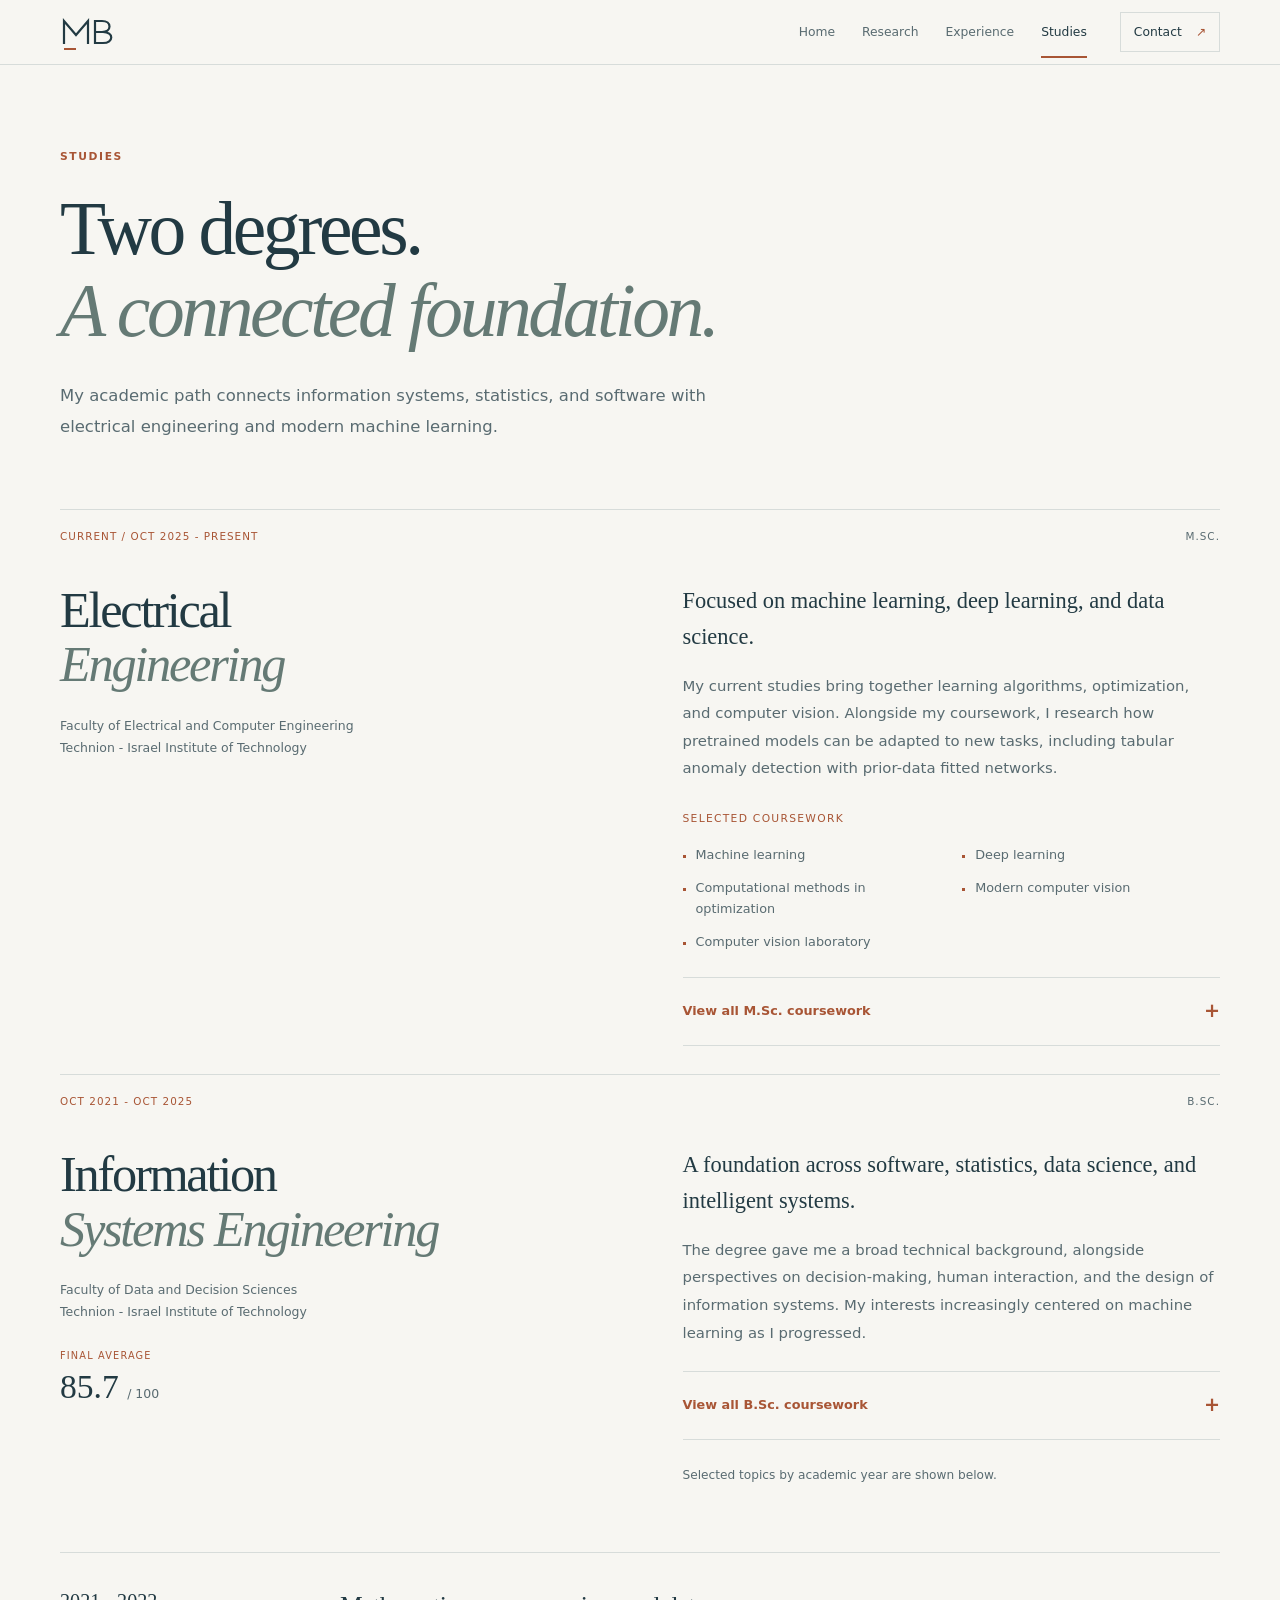
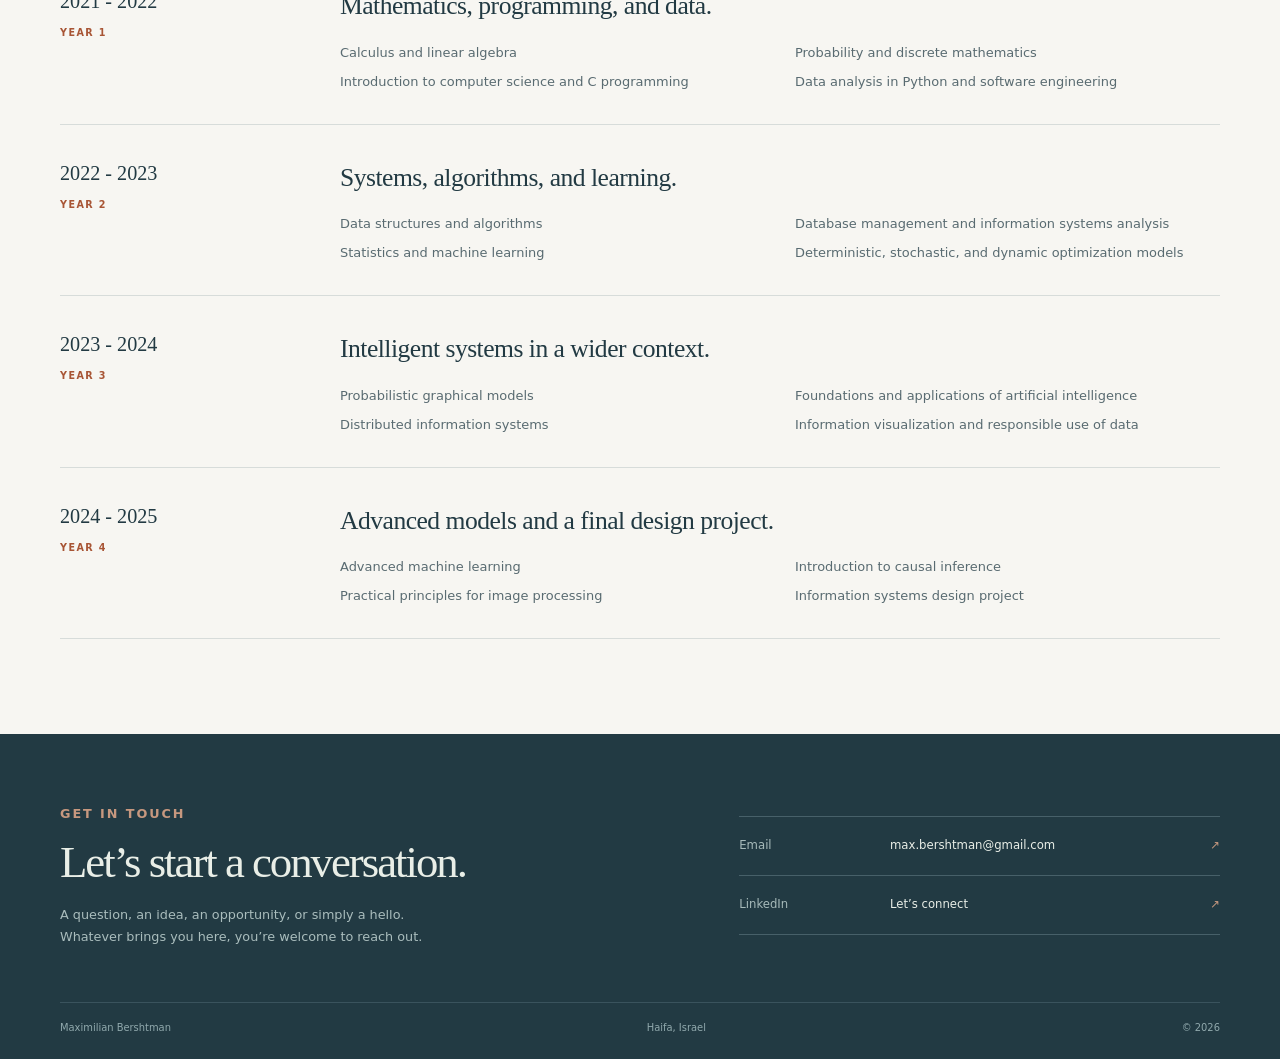
<file: studies.html>
<!doctype html>
<html lang="en">
  <head>
    <meta charset="utf-8" />
    <meta name="viewport" content="width=device-width, initial-scale=1" />
    <meta name="theme-color" content="#f7f6f2" />
    <meta
      name="description"
      content="Maximilian Bershtman’s studies at the Technion, from a B.Sc. in Information Systems Engineering to an M.Sc. in Electrical Engineering focused on machine learning, deep learning, and data science."
    />
    <meta property="og:type" content="website" />
    <meta property="og:title" content="Studies - Maximilian Bershtman" />
    <meta
      property="og:description"
      content="Maximilian Bershtman’s studies at the Technion, from a B.Sc. in Information Systems Engineering to an M.Sc. in Electrical Engineering focused on machine learning, deep learning, and data science."
    />
    <title>Studies - Maximilian Bershtman</title>
    <link rel="icon" href="assets/mark.svg" type="image/svg+xml" />
    <link rel="stylesheet" href="styles.css?v=20261005-mobile-restored" />
    <script src="script.js" defer></script>
    <script type="application/ld+json">
      {
        "@context": "https://schema.org",
        "@type": "Person",
        "name": "Maximilian Bershtman",
        "email": "max.bershtman@gmail.com",
        "sameAs": [
          "https://www.linkedin.com/in/maximilian-bershtman/",
          "https://github.com/Maximilianb1"
        ],
        "affiliation": {
          "@type": "CollegeOrUniversity",
          "name": "Technion - Israel Institute of Technology"
        },
        "knowsAbout": [
          "Machine learning",
          "Deep learning",
          "Data science",
          "Foundation models",
          "Anomaly detection"
        ]
      }
    </script>
  </head>
  <body>
    <a class="skip-link" href="#main">Skip to content</a>
    <header class="site-header">
      <div class="shell nav-wrap">
        <a
          class="wordmark"
          href="index.html"
          aria-label="Maximilian Bershtman, home"
          ><img src="assets/mark.svg" width="55" height="38" alt="MB"
        /></a>
        <button
          class="menu-toggle"
          aria-expanded="false"
          aria-controls="site-nav"
          type="button"
        >
          Menu <span class="menu-icon" aria-hidden="true"><i></i><i></i></span>
        </button>
        <nav id="site-nav" class="site-nav" aria-label="Main navigation">
          <a href="index.html">Home</a><a href="research.html">Research</a
          ><a href="experience.html">Experience</a
          ><a href="studies.html" aria-current="page">Studies</a
          ><a class="nav-contact" href="#contact"
            >Contact <span aria-hidden="true">↗</span></a
          >
        </nav>
      </div>
    </header>
    <main id="main">
      <section class="shell page-intro">
        <p class="eyebrow">Studies</p>
        <h1>Two degrees.<br /><em>A connected foundation.</em></h1>
        <p>
          My academic path connects information systems, statistics, and
          software with electrical engineering and modern machine learning.
        </p>
      </section>
      <section
        class="shell content-section"
        id="masters"
        aria-labelledby="masters-title"
      >
        <div class="section-label">
          <span>Current / Oct 2025 - present</span><span>M.Sc.</span>
        </div>
        <div class="detail-layout">
          <div>
            <h2 id="masters-title">Electrical<br /><em>Engineering</em></h2>
            <p class="degree-affiliation">
              Faculty of Electrical and Computer Engineering<br />Technion -
              Israel Institute of Technology
            </p>
          </div>
          <div class="detail-copy">
            <p class="large-copy">
              Focused on machine learning, deep learning, and data science.
            </p>
            <p>
              My current studies bring together learning algorithms,
              optimization, and computer vision. Alongside my coursework, I
              research how pretrained models can be adapted to new tasks,
              including tabular anomaly detection with prior-data fitted
              networks.
            </p>
            <h3 class="subheading">Selected coursework</h3>
            <ul class="course-list">
              <li>Machine learning</li>
              <li>Deep learning</li>
              <li>Computational methods in optimization</li>
              <li>Modern computer vision</li>
              <li>Computer vision laboratory</li>
            </ul>
            <details class="all-courses" id="masters-courses">
              <summary>
                View all M.Sc. coursework <span aria-hidden="true">+</span>
              </summary>
              <div class="course-disclosure">
                <p class="small-note">
                  Based on my transcript issued in July 2026.
                </p>
                <div class="course-group">
                  <h4>2025 - 2026 / Winter</h4>
                  <ul class="course-list">
                    <li>Machine Learning</li>
                    <li>Computational Methods in Optimization</li>
                    <li>Advanced English for Graduate Students</li>
                  </ul>
                </div>
                <div class="course-group">
                  <h4>2025 - 2026 / Spring</h4>
                  <ul class="course-list">
                    <li>
                      Vision Image Structure and Computer Vision Laboratory
                    </li>
                    <li>Research Ethics</li>
                  </ul>
                </div>
                <div class="course-group">
                  <h4>Registered in the supplied transcript</h4>
                  <ul class="course-list">
                    <li>Deep Learning</li>
                    <li>Modern Computer Vision</li>
                  </ul>
                </div>
                <div class="course-group">
                  <h4>Qualifying coursework</h4>
                  <ul class="course-list">
                    <li>
                      Random Signals (undergraduate course, not included in
                      degree credits)
                    </li>
                  </ul>
                </div>
              </div>
            </details>
          </div>
        </div>
      </section>
      <section
        class="shell content-section final-section"
        id="bachelors"
        aria-labelledby="bachelors-title"
      >
        <div class="section-label">
          <span>Oct 2021 - Oct 2025</span><span>B.Sc.</span>
        </div>
        <div class="detail-layout">
          <div>
            <h2 id="bachelors-title">
              Information<br /><em>Systems Engineering</em>
            </h2>
            <p class="degree-affiliation">
              Faculty of Data and Decision Sciences<br />Technion - Israel
              Institute of Technology
            </p>
            <p class="degree-average">
              <span>Final average</span
              ><strong>85.7 <small>/ 100</small></strong>
            </p>
          </div>
          <div class="detail-copy">
            <p class="large-copy">
              A foundation across software, statistics, data science, and
              intelligent systems.
            </p>
            <p>
              The degree gave me a broad technical background, alongside
              perspectives on decision-making, human interaction, and the design
              of information systems. My interests increasingly centered on
              machine learning as I progressed.
            </p>
            <details class="all-courses" id="bachelors-courses">
              <summary>
                View all B.Sc. coursework <span aria-hidden="true">+</span>
              </summary>
              <div class="course-disclosure">
                <p class="small-note">
                  The complete course list from my transcript, grouped by
                  academic year.
                </p>
                <div class="course-group">
                  <h4>2021 - 2022 / Year 1</h4>
                  <ul class="course-list">
                    <li>Algebra 1 / Extended</li>
                    <li>Differential and Integral Calculus 1M</li>
                    <li>Differential and Integral Calculus 2M</li>
                    <li>Discrete Mathematics</li>
                    <li>Probability (IE)</li>
                    <li>Introduction to Computer Science N</li>
                    <li>C Programming Workshop</li>
                    <li>Introduction to Data Analysis in Python</li>
                    <li>Computer Architecture and Operating Systems</li>
                    <li>Software Engineering</li>
                    <li>Physical Education - Self-defense</li>
                  </ul>
                </div>
                <div class="course-group">
                  <h4>2022 - 2023 / Year 2</h4>
                  <ul class="course-list">
                    <li>Specification and Analysis of Information Systems</li>
                    <li>Data Structures and Algorithms</li>
                    <li>Database Management</li>
                    <li>Statistics 1</li>
                    <li>Deterministic Models in Operations Research</li>
                    <li>Dynamic Models in Operations Research</li>
                    <li>Stochastic Models in Operations Research</li>
                    <li>Machine Learning 1</li>
                    <li>Introduction to Computability and Complexity</li>
                    <li>Electronic Commerce Models</li>
                    <li>Game Theory and Economic Behavior</li>
                    <li>Introduction to Psychology</li>
                    <li>Communication by Theatrical Means</li>
                    <li>Physical Education - Self-defense</li>
                    <li>Physics 1</li>
                  </ul>
                </div>
                <div class="course-group">
                  <h4>2023 - 2024 / Year 3</h4>
                  <ul class="course-list">
                    <li>
                      Foundations and Applications of Artificial Intelligence
                    </li>
                    <li>Probabilistic Graphical Models</li>
                    <li>Intelligent Interactive Systems</li>
                    <li>Distributed Information Systems</li>
                    <li>Ethical Issues in Data Responsibility</li>
                    <li>Cognition in Information Visualization</li>
                    <li>Organizational Behavior</li>
                    <li>Project Planning and Management</li>
                    <li>Introduction to Financial Management</li>
                    <li>Principles of Economics for Engineers</li>
                    <li>Marketing Principles</li>
                    <li>
                      Selected Issues in History and Philosophy of Science on
                      Mechanisms and Their Use
                    </li>
                    <li>Physics 2</li>
                  </ul>
                </div>
                <div class="course-group">
                  <h4>2024 - 2025 / Year 4</h4>
                  <ul class="course-list">
                    <li>Machine Learning 2</li>
                    <li>Introduction to Causal Inference</li>
                    <li>Practical Principles for Image Processing</li>
                    <li>Design Project Proposal, Information Systems</li>
                    <li>Design Project 1, Information Systems</li>
                    <li>Capital Markets and Investments</li>
                    <li>Cognition and Decision Making</li>
                    <li>Topics in Human-System Integration</li>
                    <li>Physics 3</li>
                    <li>Biological Technologies for Global Sustainability</li>
                    <li>Selected Topics in Ethics 2</li>
                    <li>Sexual Harassment Prevention</li>
                  </ul>
                </div>
                <div class="course-group">
                  <h4>Exemptions recorded in the transcript</h4>
                  <ul class="course-list">
                    <li>Introductory Mathematics</li>
                    <li>Introductory Physics 1</li>
                    <li>Introductory Physics 2</li>
                    <li>Technical English - Advanced B</li>
                    <li>Hebrew</li>
                  </ul>
                </div>
              </div>
            </details>
            <p class="small-note">
              Selected topics by academic year are shown below.
            </p>
          </div>
        </div>
        <div class="study-years">
          <article class="study-year" id="bsc-year-1">
            <div>
              <span class="study-period">2021 - 2022</span>
              <p class="small-label">Year 1</p>
            </div>
            <div>
              <h3>Mathematics, programming, and data.</h3>
              <ul>
                <li>Calculus and linear algebra</li>
                <li>Probability and discrete mathematics</li>
                <li>Introduction to computer science and C programming</li>
                <li>Data analysis in Python and software engineering</li>
              </ul>
            </div>
          </article>
          <article class="study-year" id="bsc-year-2">
            <div>
              <span class="study-period">2022 - 2023</span>
              <p class="small-label">Year 2</p>
            </div>
            <div>
              <h3>Systems, algorithms, and learning.</h3>
              <ul>
                <li>Data structures and algorithms</li>
                <li>Database management and information systems analysis</li>
                <li>Statistics and machine learning</li>
                <li>
                  Deterministic, stochastic, and dynamic optimization models
                </li>
              </ul>
            </div>
          </article>
          <article class="study-year" id="bsc-year-3">
            <div>
              <span class="study-period">2023 - 2024</span>
              <p class="small-label">Year 3</p>
            </div>
            <div>
              <h3>Intelligent systems in a wider context.</h3>
              <ul>
                <li>Probabilistic graphical models</li>
                <li>Foundations and applications of artificial intelligence</li>
                <li>Distributed information systems</li>
                <li>Information visualization and responsible use of data</li>
              </ul>
            </div>
          </article>
          <article class="study-year" id="bsc-year-4">
            <div>
              <span class="study-period">2024 - 2025</span>
              <p class="small-label">Year 4</p>
            </div>
            <div>
              <h3>Advanced models and a final design project.</h3>
              <ul>
                <li>Advanced machine learning</li>
                <li>Introduction to causal inference</li>
                <li>Practical principles for image processing</li>
                <li>Information systems design project</li>
              </ul>
            </div>
          </article>
        </div>
      </section>
    </main>
    <footer class="site-footer" id="contact">
      <div class="shell contact-row">
        <div>
          <p class="eyebrow">Get in touch</p>
          <h2>Let’s start a conversation.</h2>
          <p>
            A question, an idea, an opportunity, or simply a hello. Whatever
            brings you here, you’re welcome to reach out.
          </p>
        </div>
        <div class="contact-links">
          <a href="mailto:max.bershtman@gmail.com"
            ><span>Email</span><strong>max.bershtman@gmail.com</strong
            ><span aria-hidden="true">↗</span></a
          ><a
            href="https://www.linkedin.com/in/maximilian-bershtman/"
            target="_blank"
            rel="noreferrer"
            ><span>LinkedIn</span><strong>Let’s connect</strong
            ><span aria-hidden="true">↗</span></a
          >
        </div>
      </div>
      <div class="shell footer-bottom">
        <span>Maximilian Bershtman</span><span>Haifa, Israel</span
        ><span>© <span id="year">2026</span></span>
      </div>
    </footer>
  </body>
</html>
</file>
<file: styles.css>
@charset "UTF-8";
:root {
  color-scheme: light;
  --paper: #f7f6f2;
  --paper2: #eeeee7;
  --ink: #223a43;
  --muted: #596b71;
  --line: #d7dcda;
  --accent: #a85535;
  --soft: #e8ece6;
  --serif: "Iowan Old Style", "Palatino Linotype", Georgia, serif;
  --sans: ui-sans-serif, system-ui, -apple-system, "Segoe UI", sans-serif;
}
* {
  box-sizing: border-box;
}
html {
  scroll-behavior: smooth;
  scroll-padding-top: 78px;
}
body {
  margin: 0;
  background: var(--paper);
  color: var(--ink);
  font: 16px/1.7 var(--sans);
  -webkit-font-smoothing: antialiased;
}
a {
  color: inherit;
  text-decoration: none;
}
button {
  font: inherit;
}
img {
  max-width: 100%;
  display: block;
}
::selection {
  background: #d9e1dc;
  color: var(--ink);
}
.shell {
  width: min(1160px, calc(100% - 64px));
  margin-inline: auto;
}
.skip-link {
  position: absolute;
  top: -60px;
  left: 20px;
  padding: 8px 15px;
  background: var(--ink);
  color: white;
  z-index: 30;
}
.skip-link:focus {
  top: 10px;
}
:focus-visible {
  outline: 2px solid var(--accent);
  outline-offset: 5px;
}
.eyebrow,
.small-label {
  font-size: 0.67rem;
  font-weight: 650;
  letter-spacing: 0.15em;
  text-transform: uppercase;
  color: var(--accent);
}
.eyebrow {
  margin: 0 0 22px;
}
.small-label {
  display: block;
  color: var(--muted);
}
h1,
h2,
h3,
p,
figure {
  margin-top: 0;
}
h1,
h2,
h3 {
  font-family: var(--serif);
  font-weight: 400;
}
h1,
h2 {
  letter-spacing: -0.045em;
  line-height: 1.08;
}
h1 em,
h2 em {
  font-weight: 400;
  color: #657a75;
}
p {
  color: var(--muted);
}
.site-header {
  position: sticky;
  top: 0;
  z-index: 15;
  background: rgb(247 246 242 / 95%);
  border-bottom: 1px solid var(--line);
  backdrop-filter: blur(12px);
}
.nav-wrap {
  min-height: 64px;
  display: flex;
  align-items: center;
  justify-content: space-between;
  gap: 20px;
}
.wordmark {
  display: flex;
  align-items: center;
  gap: 12px;
  font-size: 0.82rem;
  font-weight: 650;
  letter-spacing: -0.02em;
}
.wordmark img {
  width: 55px;
  height: 38px;
  transition: opacity 0.2s;
}
.wordmark:hover img {
  opacity: 0.7;
}
.site-nav {
  display: flex;
  align-items: center;
  gap: 27px;
  font-size: 0.77rem;
  color: var(--muted);
  order: 1;
  margin-left: auto;
}
.site-nav a {
  position: relative;
  transition: color 0.2s;
}
.site-nav a:not(.nav-contact) {
  min-height: 32px;
  display: inline-flex;
  align-items: center;
}
.site-nav a:hover,
.site-nav a[aria-current="page"] {
  color: var(--ink);
}
.site-nav a[aria-current="page"]::after {
  position: absolute;
  bottom: -10px;
  left: 0;
  right: 0;
  height: 2px;
  background: var(--accent);
  content: "";
}
.site-nav .nav-contact {
  color: var(--ink);
  padding: 9px 13px;
  border: 1px solid var(--line);
  margin-left: 6px;
}
.nav-contact span {
  margin-left: 10px;
  color: var(--accent);
}
.menu-toggle {
  display: none;
}
.hero {
  display: grid;
  grid-template-columns: 1.1fr 0.9fr;
  gap: 66px;
  align-items: center;
  padding-block: 28px;
  min-height: calc(100svh - 149px);
}
.hero-copy {
  padding-bottom: 6px;
}
.status-dot {
  display: inline-block;
  width: 6px;
  height: 6px;
  border-radius: 50%;
  background: var(--accent);
  margin-right: 8px;
  vertical-align: 1px;
}
.hero h1 {
  font-size: clamp(3.4rem, 6.4vw, 5.2rem);
  letter-spacing: -0.055em;
  margin-bottom: 25px;
}
.hero-intro {
  max-width: 500px;
  color: var(--ink);
  font-size: 1.15rem;
  line-height: 1.6;
  margin-bottom: 17px;
}
.hero-detail {
  max-width: 480px;
  font-size: 0.89rem;
  line-height: 1.8;
  margin-bottom: 0;
}
.hero-actions {
  display: flex;
  align-items: center;
  gap: 12px;
  margin-top: 32px;
  flex-wrap: wrap;
}
.hero-actions .button {
  min-height: 53px;
  padding-inline: 22px;
}
.button.button-outline {
  background: transparent;
  color: var(--ink);
  border-color: #a4b0ad;
}
.button.button-outline:hover {
  background: var(--soft);
}
.hero-shortcuts {
  display: flex;
  flex-wrap: wrap;
  gap: 8px;
  margin-top: 16px;
}
.hero-shortcuts a {
  display: inline-flex;
  align-items: center;
  gap: 16px;
  border: 1px solid var(--line);
  border-radius: 3px;
  padding: 6px 12px;
  font-size: 0.72rem;
  color: var(--muted);
  transition:
    background 0.2s,
    border-color 0.2s;
}
.hero-shortcuts a:hover {
  background: var(--soft);
  border-color: #a4b0ad;
}
.hero-shortcuts span {
  color: var(--accent);
}
.personal-section {
  display: grid;
  grid-template-columns: 1fr 1fr;
  gap: 85px;
  padding-block: 70px;
  align-items: center;
}
.personal-section h2 {
  font-size: 2.65rem;
  margin-bottom: 0;
}
.personal-section p:not(.eyebrow) {
  max-width: 480px;
  font-size: 0.92rem;
}
.button {
  display: inline-flex;
  align-items: center;
  gap: 22px;
  justify-content: center;
  min-height: 47px;
  background: var(--ink);
  color: #f6f5ee;
  font-size: 0.79rem;
  font-weight: 600;
  padding: 10px 17px;
  border: 1px solid var(--ink);
  transition:
    background 0.2s,
    transform 0.2s;
}
.button:hover {
  background: #34505a;
  transform: translateY(-2px);
}
.button span {
  font-size: 1rem;
}
.text-link {
  display: inline-flex;
  align-items: center;
  gap: 13px;
  color: var(--accent);
  font-size: 0.8rem;
  font-weight: 600;
  transition: color 0.2s;
}
.text-link:hover {
  color: var(--ink);
}
.text-link span {
  font-size: 1rem;
}
.hero-art {
  margin: 0;
  position: relative;
}
.hero-art img {
  width: auto;
  height: auto;
  margin-inline: auto;
  border: 1px solid #e3e6dd;
  max-height: min(440px, calc(100svh - 225px));
  object-fit: contain;
}
.hero-art figcaption {
  display: flex;
  justify-content: space-between;
  gap: 12px;
  margin-top: 12px;
  color: #596b71;
  font-size: 0.65rem;
}
.hero-art figcaption span:first-child {
  font-family: var(--serif);
  font-style: italic;
  font-size: 0.8rem;
}
.hero-art figcaption span:last-child {
  letter-spacing: 0.13em;
  text-transform: uppercase;
}
.interest-band {
  background: var(--ink);
  color: #f0f2eb;
}
.interest-inner {
  display: flex;
  align-items: center;
  justify-content: space-between;
  gap: 25px;
  min-height: 76px;
}
.interest-inner > span {
  font-size: 0.61rem;
  letter-spacing: 0.17em;
  text-transform: uppercase;
  color: #bbc9c6;
  flex: 0 0 auto;
}
.interest-inner p {
  margin: 0;
  color: #f0f2eb;
  font-family: var(--serif);
  font-size: 1.23rem;
  line-height: 1.5;
}
.interest-inner b {
  color: #cb9377;
  font-weight: 400;
  padding-inline: 7px;
}
.journey-section {
  padding-block: 104px 113px;
}
.section-intro {
  display: grid;
  grid-template-columns: 1fr 0.8fr;
  gap: 100px;
  align-items: end;
  margin-bottom: 65px;
}
.section-intro h2 {
  font-size: 3.7rem;
  margin-bottom: 0;
}
.section-intro > p {
  max-width: 365px;
  font-size: 0.95rem;
  line-height: 1.8;
  margin: 0 0 4px;
  justify-self: end;
}
.journey-layout {
  display: grid;
  grid-template-columns: 180px 1fr;
  gap: 83px;
}
.year-index {
  align-self: start;
  position: sticky;
  top: 133px;
  display: flex;
  flex-direction: column;
  gap: 16px;
  border-left: 1px solid var(--line);
  padding-left: 19px;
}
.year-index a {
  display: flex;
  align-items: center;
  gap: 22px;
  color: #596b71;
  font-size: 0.79rem;
  letter-spacing: 0.06em;
  transition: color 0.2s;
}
.year-index i {
  width: 4px;
  height: 4px;
  background: #bac3c1;
  border-radius: 50%;
  transition:
    background 0.2s,
    transform 0.2s;
}
.year-index a.is-active,
.year-index a:hover {
  color: var(--accent);
}
.year-index a.is-active i {
  background: var(--accent);
  transform: scale(1.6);
}
.timeline {
  border-left: 1px solid var(--line);
}
.milestone {
  position: relative;
  padding: 0 0 49px 43px;
  margin-bottom: 49px;
  border-bottom: 1px solid var(--line);
  scroll-margin-top: 45px;
}
.milestone:last-child {
  margin-bottom: 0;
  border-bottom: 0;
  padding-bottom: 0;
}
.milestone-marker {
  position: absolute;
  left: -5px;
  top: 10px;
  width: 9px;
  height: 9px;
  border: 2px solid var(--paper);
  background: var(--accent);
  border-radius: 50%;
  box-shadow: 0 0 0 1px #c8ceca;
}
.milestone-top {
  display: flex;
  gap: 20px;
  align-items: center;
  justify-content: space-between;
  margin-bottom: 13px;
}
.milestone-year {
  font-size: 0.76rem;
  letter-spacing: 0.07em;
  color: var(--accent);
  font-variant-numeric: tabular-nums;
}
.milestone-kind {
  font-size: 0.62rem;
  letter-spacing: 0.1em;
  text-transform: uppercase;
  color: #596b71;
}
.milestone h3 {
  font-size: 2.05rem;
  letter-spacing: -0.025em;
  line-height: 1.2;
  margin-bottom: 16px;
}
.milestone > p {
  font-size: 0.92rem;
  max-width: 685px;
  line-height: 1.85;
  margin-bottom: 17px;
}
.topic-tags {
  display: flex;
  flex-wrap: wrap;
  gap: 8px;
}
.topic-tags span {
  font-size: 0.65rem;
  color: #596b71;
  padding: 3px 8px;
  border: 1px solid var(--line);
  line-height: 1.7;
}
.milestone .milestone-work {
  font-size: 0.8rem;
  border-left: 2px solid #c8d3cd;
  padding-left: 15px;
  margin: 20px 0 0;
  color: #596b71;
}
.milestone-work > span {
  display: block;
  color: var(--ink);
  font-size: 0.61rem;
  font-weight: 600;
  letter-spacing: 0.1em;
  text-transform: uppercase;
  margin-bottom: 4px;
}
.milestone > a {
  display: inline-flex;
  gap: 12px;
  font-size: 0.73rem;
  color: var(--accent);
  font-weight: 600;
  margin-top: 20px;
}
.milestone > a:hover {
  color: var(--ink);
}
.explore-section {
  background: var(--paper2);
  padding-block: 78px 90px;
}
.section-intro.compact {
  margin-bottom: 35px;
}
.compact h2 {
  font-size: 3.1rem;
}
.explore-links {
  border-top: 1px solid #cbd3ce;
}
.explore-links > a {
  display: flex;
  align-items: center;
  gap: 30px;
  padding: 23px 0;
  border-bottom: 1px solid #cbd3ce;
  transition: padding 0.2s;
}
.explore-links > a:hover {
  padding-left: 9px;
}
.explore-links > a > span {
  font-family: var(--serif);
  font-size: 0.9rem;
  color: #596b71;
}
.explore-links h3 {
  font-size: 1.7rem;
  letter-spacing: -0.025em;
  line-height: 1.3;
  margin: 0 0 4px;
}
.explore-links p {
  font-size: 0.8rem;
  margin: 0;
}
.explore-links b {
  font-weight: 400;
  margin-left: auto;
  color: var(--accent);
  font-size: 1.4rem;
}
.page-intro {
  padding-block: 83px 67px;
  max-width: 1160px;
}
.page-intro h1 {
  font-size: clamp(3.5rem, 5.9vw, 5.3rem);
  margin-bottom: 30px;
  max-width: 820px;
}
.page-intro > p:last-child {
  max-width: 695px;
  font-size: 1.03rem;
  line-height: 1.85;
  margin-bottom: 0;
}
.content-section {
  padding-block: 0 77px;
  scroll-margin-top: 16px;
}
.section-label {
  display: flex;
  align-items: center;
  justify-content: space-between;
  gap: 20px;
  border-top: 1px solid var(--line);
  padding: 18px 0 37px;
  color: var(--muted);
  font-size: 0.65rem;
  text-transform: uppercase;
  letter-spacing: 0.1em;
}
.section-label > span:first-child {
  color: var(--accent);
}
.paper-card {
  background: var(--paper2);
  border: 1px solid var(--line);
  padding: 40px 45px 25px;
}
.paper-status {
  font-size: 0.66rem;
  letter-spacing: 0.08em;
  text-transform: uppercase;
  color: var(--accent);
  margin-bottom: 22px;
}
.paper-card h2 {
  font-size: clamp(2.1rem, 3.8vw, 3.25rem);
  max-width: 920px;
  line-height: 1.16;
  margin-bottom: 18px;
}
.authors {
  color: var(--ink);
  font-size: 0.87rem;
  font-weight: 600;
  margin-bottom: 5px;
}
.paper-affiliation {
  font-size: 0.72rem;
  line-height: 1.7;
  margin-bottom: 29px;
}
.large-copy {
  font-family: var(--serif);
  font-size: 1.4rem;
  color: var(--ink);
  line-height: 1.6;
}
.paper-card > .large-copy {
  margin-bottom: 15px;
}
.paper-card
  > p:not(.large-copy):not(.authors):not(.paper-affiliation):not(.paper-note) {
  max-width: 800px;
  font-size: 0.92rem;
  line-height: 1.85;
}
.paper-actions {
  display: flex;
  align-items: center;
  gap: 28px;
  margin-block: 28px 36px;
}
.method-grid {
  display: grid;
  grid-template-columns: 1fr 1fr;
  gap: 43px;
  border-top: 1px solid #cdd4cf;
  padding-top: 28px;
}
.method-grid > div:first-child {
  border-right: 1px solid #cdd4cf;
  padding-right: 38px;
}
.method-grid h3 {
  font-size: 2.3rem;
  margin: 7px 0 12px;
  line-height: 1.1;
}
.method-grid p {
  font-size: 0.84rem;
  line-height: 1.85;
  margin-bottom: 0;
}
.paper-note {
  border-top: 1px solid #cdd4cf;
  padding-top: 17px;
  margin: 27px 0 0;
  font-size: 0.7rem;
}
.benchmark-highlight {
  border-left: 2px solid var(--accent);
  padding: 4px 0 4px 19px;
  margin-bottom: 30px;
}
.benchmark-highlight .small-label {
  color: var(--accent);
  font-size: 0.61rem;
}
.benchmark-highlight p {
  color: var(--ink);
  margin: 7px 0 0;
  font-size: 0.85rem;
  max-width: 760px;
}
.degree-average {
  display: flex;
  flex-direction: column;
  gap: 4px;
  margin-top: 25px;
  color: var(--ink);
}
.degree-average > span {
  text-transform: uppercase;
  letter-spacing: 0.12em;
  font-size: 0.61rem;
  color: var(--accent);
}
.degree-average strong {
  font: 2.1rem var(--serif);
}
.degree-average small {
  font: 0.78rem var(--sans);
  color: var(--muted);
}
.all-courses {
  border-block: 1px solid var(--line);
  margin-block: 24px;
}
#masters {
  padding-bottom: 28px;
}
#masters .all-courses {
  margin-bottom: 0;
}
.all-courses summary {
  cursor: pointer;
  padding: 17px 0;
  font-size: 0.8rem;
  color: var(--accent);
  font-weight: 600;
  list-style: none;
  display: flex;
  justify-content: space-between;
  align-items: center;
  gap: 15px;
}
.all-courses summary::-webkit-details-marker {
  display: none;
}
.all-courses summary > span {
  font-size: 1.2rem;
  transition: transform 0.2s;
}
.all-courses[open] summary > span {
  transform: rotate(45deg);
}
.all-courses summary:hover {
  color: var(--ink);
}
.course-disclosure {
  padding: 10px 0 12px;
}
.course-group h4 {
  font: 600 0.72rem var(--sans);
  margin: 24px 0 15px;
  color: var(--ink);
}
.course-disclosure .course-list {
  grid-template-columns: 1fr;
  gap: 7px;
}
.detail-layout {
  display: grid;
  grid-template-columns: 1fr 1fr;
  gap: 85px;
}
.detail-layout h2 {
  font-size: 3.15rem;
  margin-bottom: 23px;
}
.detail-copy p {
  font-size: 0.93rem;
  line-height: 1.85;
  margin-bottom: 18px;
}
.detail-copy .large-copy {
  font-size: 1.4rem;
  line-height: 1.6;
}
.attribution,
.degree-affiliation {
  font-size: 0.78rem;
  color: var(--muted);
  line-height: 1.75;
}
.report-title {
  border-left: 2px solid #b8c6be;
  padding: 7px 0 7px 19px;
  font-family: var(--serif);
  font-size: 1.1rem !important;
  color: var(--ink);
  margin-top: 25px;
}
.report-title .small-label {
  font-family: var(--sans);
  font-size: 0.59rem;
  margin-bottom: 5px;
}
.final-section {
  padding-bottom: 95px;
}
.role-section {
  display: grid;
  grid-template-columns: 220px 1fr;
  gap: 60px;
  border-top: 1px solid var(--line);
  padding-block: 47px 62px;
  scroll-margin-top: 16px;
}
.role-number {
  display: block;
  font-family: var(--serif);
  font-size: 1.7rem;
  color: #596b71;
  margin-bottom: 16px;
}
.role-aside p {
  font-size: 0.75rem;
  margin-bottom: 8px;
}
.role-aside .small-label {
  font-size: 0.6rem;
}
.role-copy {
  max-width: 770px;
}
.role-copy .eyebrow {
  margin-bottom: 16px;
}
.role-copy h2 {
  font-size: 3.1rem;
  margin-bottom: 23px;
}
.role-copy > p:not(.eyebrow) {
  font-size: 0.93rem;
}
.detail-list {
  list-style: none;
  padding: 0;
  margin: 23px 0;
}
.detail-list li {
  font-size: 0.86rem;
  color: var(--muted);
  line-height: 1.85;
  padding: 12px 0 12px 19px;
  border-top: 1px solid var(--line);
  position: relative;
}
.detail-list li::before {
  position: absolute;
  left: 0;
  top: 23px;
  width: 4px;
  height: 4px;
  background: var(--accent);
  content: "";
}
.role-copy .text-link {
  margin-top: 23px;
}
.subheading {
  font-family: var(--sans);
  font-size: 0.67rem;
  letter-spacing: 0.12em;
  text-transform: uppercase;
  margin: 27px 0 16px;
  color: var(--accent);
}
.course-list {
  display: grid;
  grid-template-columns: 1fr 1fr;
  gap: 11px 22px;
  list-style: none;
  padding: 0;
  margin: 0 0 24px;
}
.course-list li {
  font-size: 0.8rem;
  color: var(--muted);
  padding-left: 13px;
  position: relative;
}
.course-list li::before {
  width: 3px;
  height: 3px;
  background: var(--accent);
  content: "";
  position: absolute;
  left: 0;
  top: 11px;
}
.detail-copy .small-note {
  font-size: 0.76rem;
}
.study-years {
  margin-top: 48px;
  border-top: 1px solid var(--line);
}
.study-year {
  display: grid;
  grid-template-columns: 220px 1fr;
  gap: 60px;
  padding-block: 31px;
  border-bottom: 1px solid var(--line);
  scroll-margin-top: 16px;
}
.study-period {
  font-family: var(--serif);
  font-size: 1.26rem;
}
.study-year .small-label {
  margin: 7px 0 0;
  font-size: 0.6rem;
  color: var(--accent);
}
.study-year h3 {
  font-size: 1.6rem;
  margin: 0 0 14px;
  letter-spacing: -0.02em;
}
.study-year ul {
  display: grid;
  grid-template-columns: 1fr 1fr;
  gap: 7px 30px;
  list-style: none;
  padding: 0;
  margin: 0;
  color: var(--muted);
  font-size: 0.81rem;
}
.site-footer {
  background: var(--ink);
  color: #e9eee7;
  padding-block: 69px 22px;
}
.contact-row {
  display: grid;
  grid-template-columns: 1fr 0.83fr;
  gap: 100px;
  align-items: center;
}
.site-footer .eyebrow {
  color: #c7987f;
  margin-bottom: 13px;
}
.site-footer h2 {
  font-size: 2.8rem;
  margin-bottom: 18px;
}
.site-footer p {
  color: #aabdbd;
  font-size: 0.8rem;
  max-width: 375px;
  margin-bottom: 0;
}
.contact-links {
  border-top: 1px solid #476069;
}
.contact-links a {
  display: grid;
  grid-template-columns: 0.45fr 1fr auto;
  gap: 12px;
  align-items: center;
  border-bottom: 1px solid #476069;
  padding-block: 19px;
  font-size: 0.73rem;
}
.contact-links span:first-child {
  color: #a7baba;
}
.contact-links strong {
  font-weight: 500;
  overflow-wrap: anywhere;
}
.contact-links span:last-child {
  color: #c7987f;
  transition: transform 0.2s;
}
.contact-links a:hover span:last-child {
  transform: translate(2px, -2px);
}
.footer-bottom {
  display: flex;
  align-items: center;
  justify-content: space-between;
  gap: 20px;
  margin-top: 54px;
  padding-top: 17px;
  border-top: 1px solid #3a535d;
  color: #91a9ad;
  font-size: 0.62rem;
}
.js .reveal {
  transition:
    opacity 0.55s ease,
    transform 0.55s ease;
}
.js .reveal.is-pending {
  opacity: 0;
  transform: translateY(14px);
}
@view-transition {
  navigation: auto;
}
::view-transition-old(root),
::view-transition-new(root) {
  animation-duration: 0.22s;
}
@media (max-width: 1000px) {
  .shell {
    width: calc(100% - 48px);
  }
  .hero {
    gap: 35px;
  }
  .hero h1 {
    font-size: 4.3rem;
  }
  .hero-intro {
    font-size: 1.05rem;
  }
  .site-nav {
    gap: 19px;
  }
  .section-intro {
    gap: 50px;
  }
  .journey-layout {
    grid-template-columns: 125px 1fr;
    gap: 45px;
  }
  .detail-layout {
    gap: 45px;
  }
  .role-section,
  .study-year {
    grid-template-columns: 170px 1fr;
    gap: 40px;
  }
  .contact-row {
    gap: 45px;
  }
  .interest-inner p {
    font-size: 1.1rem;
  }
}
@media (max-width: 760px) {
  .shell {
    width: calc(100% - 40px);
  }
  html {
    scroll-padding-top: 78px;
  }
  .nav-wrap {
    min-height: 64px;
  }
  .wordmark {
    font-size: 0.77rem;
    gap: 9px;
  }

  .js .menu-toggle {
    display: inline-flex;
    align-items: center;
    gap: 12px;
    border: 0;
    background: transparent;
    font-size: 0.73rem;
    color: var(--ink);
    padding: 12px 0 12px 14px;
  }
  .menu-icon {
    display: flex;
    width: 19px;
    height: 11px;
    flex-direction: column;
    justify-content: space-between;
  }
  .menu-icon i {
    height: 1px;
    width: 19px;
    background: var(--ink);
    transition: transform 0.2s;
  }
  .menu-toggle[aria-expanded="true"] i:first-child {
    transform: translateY(5px) rotate(45deg);
  }
  .menu-toggle[aria-expanded="true"] i:last-child {
    transform: translateY(-5px) rotate(-45deg);
  }
  .site-nav {
    flex-wrap: wrap;
    gap: 14px;
    font-size: 0.75rem;
  }
  .js .site-nav {
    position: absolute;
    top: 64px;
    left: 0;
    right: 0;
    display: none;
    flex-direction: column;
    align-items: stretch;
    padding: 12px 20px 22px;
    gap: 0;
    background: var(--paper);
    border-bottom: 1px solid var(--line);
    box-shadow: 0 20px 25px rgb(25 40 45 / 7%);
  }
  .js .site-nav.is-open {
    display: flex;
  }
  .site-nav > a:not(.nav-contact) {
    padding: 11px 0;
    border-bottom: 1px solid #e2e5df;
  }
  .site-nav a[aria-current="page"]::after {
    display: none;
  }
  .site-nav .nav-contact {
    align-self: flex-start;
    margin: 14px 0 0;
  }
  .hero {
    display: contents;
    min-height: 0;
  }
  .home-opening {
    display: flex;
    flex-direction: column;
  }
  .hero-copy {
    order: 1;
    width: calc(100% - 40px);
    margin-inline: auto;
    min-height: calc(100svh - 153px);
    padding-block: 20px;
    display: flex;
    flex-direction: column;
    justify-content: center;
  }
  .home-opening .interest-band {
    order: 2;
  }

  .view-icon {
    display: none;
  }
  .hero h1 {
    font-size: clamp(2.9rem, 12vw, 4.2rem);
    margin-bottom: 18px;
  }
  .hero .eyebrow {
    font-size: 0.59rem;
    margin-bottom: 20px;
  }
  .hero-intro {
    font-size: 0.9rem;
    max-width: 500px;
    line-height: 1.55;
    margin-bottom: 12px;
  }
  .hero-detail {
    font-size: 0.75rem;
    line-height: 1.65;
  }
  .hero-actions {
    margin-top: 20px;
    gap: 10px;
  }
  .hero-actions .button {
    min-height: 44px;
    padding-inline: 15px;
    gap: 12px;
  }
  .hero-shortcuts {
    margin-top: 10px;
    gap: 6px;
  }
  .hero-shortcuts a {
    font-size: 0.67rem;
    padding: 5px 10px;
    gap: 12px;
  }
  .button {
    min-height: 45px;
    font-size: 0.74rem;
  }
  .text-link {
    font-size: 0.75rem;
  }
  .hero-art {
    order: 3;
    max-width: 440px;
    width: calc(100% - 40px);
    margin: 30px auto 0;
  }
  .hero-art img {
    aspect-ratio: 560 / 580;
    object-fit: contain;
    max-height: none;
  }
  .hero-art figcaption {
    margin-top: 9px;
    font-size: 0.58rem;
  }
  .hero-art figcaption span:first-child {
    font-size: 0.73rem;
  }
  .interest-inner {
    min-height: 88px;
    flex-direction: column;
    align-items: flex-start;
    justify-content: center;
    gap: 3px;
    padding-block: 10px;
  }
  .interest-inner > span {
    font-size: 0.57rem;
  }
  .interest-inner p {
    font-size: 0.9rem;
    line-height: 1.65;
  }
  .interest-inner b {
    padding-inline: 3px;
  }
  .journey-section {
    padding-block: 66px 74px;
  }
  .section-intro {
    grid-template-columns: 1fr;
    gap: 19px;
    margin-bottom: 32px;
  }
  .section-intro h2 {
    font-size: clamp(2.5rem, 9vw, 3.3rem);
  }
  .section-intro > p {
    justify-self: start;
    max-width: 520px;
    font-size: 0.85rem;
  }
  .section-intro .eyebrow {
    margin-bottom: 16px;
  }
  .journey-layout {
    grid-template-columns: 1fr;
    gap: 31px;
  }
  .year-index {
    position: sticky;
    top: 64px;
    z-index: 6;
    display: flex;
    flex-direction: row;
    gap: 24px;
    overflow-x: auto;
    white-space: nowrap;
    padding: 13px 0;
    border-left: 0;
    border-block: 1px solid var(--line);
    background: var(--paper);
  }
  .year-index a {
    font-size: 0.7rem;
    gap: 6px;
  }
  .year-index i {
    width: 3px;
    height: 3px;
  }
  .milestone {
    padding: 0 0 32px 25px;
    margin-bottom: 33px;
    scroll-margin-top: 60px;
  }
  .milestone-top {
    align-items: flex-start;
    flex-direction: column;
    gap: 4px;
    margin-bottom: 12px;
  }
  .milestone-year {
    font-size: 0.74rem;
  }
  .milestone-kind {
    font-size: 0.58rem;
  }
  .milestone h3 {
    font-size: 1.72rem;
    margin-bottom: 13px;
  }
  .milestone > p {
    font-size: 0.85rem;
    line-height: 1.85;
  }
  .topic-tags {
    gap: 6px;
  }
  .topic-tags span {
    font-size: 0.59rem;
  }
  .milestone .milestone-work {
    font-size: 0.76rem;
    margin-top: 18px;
  }
  .milestone > a {
    font-size: 0.69rem;
    margin-top: 16px;
  }
  .explore-section {
    padding-block: 55px 61px;
  }
  .compact h2 {
    font-size: 2.6rem;
  }
  .section-intro.compact {
    margin-bottom: 27px;
  }
  .explore-links > a {
    gap: 17px;
    padding-block: 21px;
  }
  .explore-links h3 {
    font-size: 1.5rem;
  }
  .explore-links p {
    font-size: 0.73rem;
  }
  .explore-links > a > span {
    font-size: 0.75rem;
  }
  .explore-links b {
    font-size: 1.1rem;
  }
  .page-intro {
    padding-block: 53px 42px;
  }
  .page-intro h1 {
    font-size: clamp(2.8rem, 10vw, 4.2rem);
    margin-bottom: 23px;
  }
  .page-intro > p:last-child {
    font-size: 0.9rem;
    line-height: 1.8;
  }
  .page-intro .eyebrow {
    margin-bottom: 20px;
  }
  .section-label {
    align-items: flex-start;
    flex-direction: column;
    gap: 5px;
    padding: 15px 0 25px;
    font-size: 0.59rem;
  }
  .content-section {
    padding-bottom: 52px;
    scroll-margin-top: 16px;
  }
  .paper-card {
    padding: 24px 20px 20px;
  }
  .paper-status {
    font-size: 0.58rem;
    margin-bottom: 17px;
  }
  .paper-card h2 {
    font-size: 2rem;
    line-height: 1.18;
  }
  .authors {
    font-size: 0.79rem;
  }
  .paper-affiliation {
    font-size: 0.64rem;
    margin-bottom: 23px;
  }
  .large-copy,
  .detail-copy .large-copy {
    font-size: 1.2rem;
  }
  .paper-card
    > p:not(.large-copy):not(.authors):not(.paper-affiliation):not(
      .paper-note
    ) {
    font-size: 0.84rem;
  }
  .paper-actions {
    flex-wrap: wrap;
    gap: 17px;
    margin-block: 23px 27px;
  }
  .method-grid {
    grid-template-columns: 1fr;
    gap: 22px;
    padding-top: 23px;
  }
  .method-grid > div:first-child {
    border-right: 0;
    border-bottom: 1px solid #cdd4cf;
    padding: 0 0 22px;
  }
  .method-grid h3 {
    font-size: 2rem;
  }
  .method-grid p {
    font-size: 0.8rem;
  }
  .method-grid .small-label {
    font-size: 0.58rem;
  }
  .paper-note {
    font-size: 0.65rem;
  }
  .detail-layout {
    grid-template-columns: 1fr;
    gap: 23px;
  }
  .detail-layout h2 {
    font-size: 2.65rem;
    margin-bottom: 17px;
  }
  .detail-copy p {
    font-size: 0.86rem;
  }
  .attribution,
  .degree-affiliation {
    font-size: 0.71rem;
    margin-bottom: 0;
  }
  .report-title {
    font-size: 1rem !important;
  }
  .final-section {
    padding-bottom: 65px;
  }
  .role-section {
    grid-template-columns: 1fr;
    gap: 24px;
    padding-block: 29px 40px;
  }
  .role-aside {
    display: flex;
    align-items: center;
    flex-wrap: wrap;
    gap: 12px;
  }
  .role-number {
    font-size: 1.25rem;
    margin: 0;
  }
  .role-aside p {
    font-size: 0.68rem;
    margin: 0;
  }
  .role-aside .small-label {
    margin-left: auto;
    font-size: 0.56rem;
  }
  .role-copy h2 {
    font-size: 2.55rem;
    margin-bottom: 20px;
  }
  .role-copy > p:not(.eyebrow) {
    font-size: 0.85rem;
  }
  .role-copy .eyebrow {
    font-size: 0.58rem;
    margin-bottom: 15px;
  }
  .detail-list {
    margin-block: 21px;
  }
  .detail-list li {
    font-size: 0.8rem;
  }
  .course-list {
    gap: 8px 15px;
  }
  .course-list li {
    font-size: 0.74rem;
  }
  .study-years {
    margin-top: 29px;
  }
  .study-year {
    grid-template-columns: 1fr;
    gap: 16px;
    padding-block: 25px;
  }
  .study-year > div:first-child {
    display: flex;
    align-items: center;
    gap: 15px;
  }
  .study-period {
    font-size: 1.15rem;
  }
  .study-year .small-label {
    margin: 0;
  }
  .study-year h3 {
    font-size: 1.4rem;
  }
  .study-year ul {
    grid-template-columns: 1fr;
    gap: 5px;
    font-size: 0.78rem;
  }
  .site-footer {
    padding-block: 48px 20px;
  }
  .personal-section {
    grid-template-columns: 1fr;
    gap: 24px;
    padding-block: 49px;
  }
  .personal-section h2 {
    font-size: 2.3rem;
  }
  .personal-section p:not(.eyebrow) {
    font-size: 0.85rem;
  }
  .contact-row {
    grid-template-columns: 1fr;
    gap: 29px;
  }
  .site-footer h2 {
    font-size: 2.5rem;
    margin-bottom: 14px;
  }
  .site-footer p {
    font-size: 0.76rem;
  }
  .contact-links a {
    font-size: 0.7rem;
    grid-template-columns: 0.38fr 1fr auto;
    padding-block: 17px;
  }
  .footer-bottom {
    margin-top: 35px;
    font-size: 0.58rem;
    gap: 13px;
  }
  .js .reveal.is-pending {
    transform: translateY(8px);
  }
}
@media (max-width: 380px) {
  .shell {
    width: calc(100% - 32px);
  }
  .wordmark {
    font-size: 0.69rem;
  }
  .hero h1 {
    font-size: 2.9rem;
  }
  .hero-actions {
    gap: 10px;
  }
  .hero-actions .button {
    gap: 10px;
    padding-inline: 14px;
    flex: 1 1 auto;
  }
  .year-index {
    gap: 20px;
  }
  .course-list {
    grid-template-columns: 1fr;
  }
  .contact-links a {
    grid-template-columns: 1fr auto;
  }
  .contact-links span:first-child {
    grid-column: 1/-1;
  }
  .footer-bottom {
    flex-wrap: wrap;
  }
  .milestone h3 {
    font-size: 1.55rem;
  }
}

/* The entire introduction, artwork, and interests share the first screen. */
.hero-art picture {
  display: block;
}
.menu-toggle {
  order: 2;
}
.hero-shortcuts a {
  min-height: 36px;
}
/* Give the homepage room to grow on wide screens, with readable text columns. */
@media (min-width: 1224px) {
  .home-page .shell {
    width: min(1680px, calc(100% - clamp(64px, 16vw - 128px, 240px)));
  }
  .home-page .hero {
    grid-template-columns: 1fr 1fr;
    gap: clamp(66px, 6vw, 120px);
  }
  .home-page .hero-art {
    width: fit-content;
    justify-self: center;
  }
  .home-page .hero-art img {
    height: min(660px, calc(100svh - 240px));
    max-height: none;
  }
  .home-page .section-intro {
    grid-template-columns: 1fr 1fr;
    gap: clamp(66px, 6vw, 120px);
  }
  .home-page .section-intro > p {
    max-width: 440px;
    justify-self: start;
  }
  .home-page .journey-layout {
    grid-template-columns: clamp(180px, 15vw, 270px) 1fr;
    gap: clamp(64px, 5vw, 100px);
  }
  .home-page .milestone > p {
    max-width: 760px;
  }
}
@media (min-width: 1440px) and (min-height: 741px) {
  .home-page .hero h1 {
    font-size: clamp(5.2rem, 5.4vw, 6.6rem);
  }
  .home-page .hero-intro {
    max-width: 560px;
    font-size: 1.25rem;
  }
  .home-page .hero-detail {
    max-width: 540px;
    font-size: 0.95rem;
  }
  .home-page .milestone h3 {
    font-size: 2.35rem;
  }
  .home-page .milestone > p {
    max-width: 820px;
    font-size: 1rem;
  }
}
@media (max-width: 760px) {
  html:not(.js) .nav-wrap {
    flex-wrap: wrap;
    padding-block: 12px;
    gap: 12px;
  }
  html:not(.js) .site-nav {
    width: 100%;
    margin-left: 0;
    justify-content: space-between;
  }
}
@media (min-width: 761px) and (max-height: 740px) {
  .hero {
    padding-block: 14px;
  }
  .hero h1 {
    font-size: clamp(2.8rem, 5.2vw, 3.5rem);
    margin-bottom: 18px;
  }
  .hero-intro {
    font-size: 1rem;
    line-height: 1.5;
    margin-bottom: 12px;
  }
  .hero-detail {
    font-size: 0.82rem;
    line-height: 1.6;
  }
  .hero-actions {
    margin-top: 18px;
  }
  .hero-shortcuts {
    margin-top: 8px;
  }
}
@media (max-width: 760px) {
  .home-opening {
    display: block;
  }
  .hero {
    display: grid;
    grid-template-columns: 1fr;
    grid-template-areas: "name" "illustration" "intro" "detail" "actions" "shortcuts";
    align-content: start;
    gap: 12px;
    padding-block: 20px;
    min-height: 0;
  }
  .hero-copy {
    display: contents;
  }
  .hero h1 {
    grid-area: name;
    font-size: clamp(2.5rem, 11vw, 3.25rem);
    margin: 0;
  }
  .hero-intro {
    grid-area: intro;
    margin: 0;
    font-size: 0.9rem;
  }
  .hero-detail {
    grid-area: detail;
    margin: 0;
    font-size: 0.78rem;
  }
  .hero-actions {
    grid-area: actions;
    margin: 2px 0 0;
  }
  .hero-actions .button {
    min-height: 44px;
  }
  .hero-shortcuts {
    grid-area: shortcuts;
    margin: 0;
  }
  .hero-shortcuts a {
    min-height: 36px;
  }
  .hero-art {
    grid-area: illustration;
    width: 100%;
    max-width: none;
    margin: 0;
  }
  .hero-art img {
    aspect-ratio: 510 / 355;
    width: auto;
    max-height: clamp(140px, 21svh, 185px);
  }
  .hero-art figcaption {
    justify-content: center;
    margin-top: 5px;
  }
  .hero-art figcaption span:first-child {
    font-size: 0.7rem;
  }
  .hero-art figcaption span:last-child {
    display: none;
  }
  .interest-inner {
    min-height: 88px;
  }
}
@media (max-width: 760px) and (max-height: 800px) {
  .hero {
    grid-template-columns: 1.2fr 1fr;
    grid-template-areas: "name illustration" "intro intro" "detail detail" "actions actions" "shortcuts shortcuts";
    gap: 12px;
    padding-block: 18px;
  }
  .hero h1 {
    font-size: clamp(1.6rem, 6.7vw, 2.55rem);
  }
  .hero-art img {
    width: 100%;
    max-height: 125px;
  }
  .hero-art figcaption {
    display: none;
  }
}
@media (min-width: 600px) and (max-height: 500px) {
  .hero {
    grid-template-columns: 1fr 1.55fr 1fr;
    grid-template-areas:
      "name intro illustration"
      "name detail illustration"
      "shortcuts actions illustration";
    gap: 10px 24px;
    padding-block: 14px;
    align-content: center;
  }
  .hero-copy {
    display: contents;
  }
  .hero h1 {
    grid-area: name;
    font-size: clamp(1.45rem, 3.2vw, 2.3rem);
    margin: 0;
  }
  .hero-intro {
    grid-area: intro;
    margin: 0;
    font-size: 0.82rem;
    line-height: 1.5;
  }
  .hero-detail {
    grid-area: detail;
    margin: 0;
    font-size: 0.72rem;
    line-height: 1.5;
  }
  .hero-actions {
    grid-area: actions;
    margin: 0;
    gap: 8px;
  }
  .hero-actions .button {
    min-height: 40px;
    padding-inline: 10px;
    font-size: 0.69rem;
    gap: 8px;
  }
  .hero-shortcuts {
    grid-area: shortcuts;
    margin: 0;
    gap: 6px;
  }
  .hero-shortcuts a {
    padding-inline: 8px;
    gap: 6px;
    font-size: 0.64rem;
  }
  .hero-art {
    grid-area: illustration;
  }
  .hero-art img {
    max-height: calc(100svh - 210px);
  }
  .hero-art figcaption {
    justify-content: center;
  }
  .hero-art figcaption span:first-child {
    font-size: 0.68rem;
  }
  .hero-art figcaption span:last-child {
    display: none;
  }
}
@media (min-width: 600px) and (max-width: 760px) and (max-height: 500px) {
  .hero {
    padding-block: 10px;
  }
  .hero-shortcuts a {
    min-height: 32px;
  }
  .interest-inner {
    min-height: 76px;
  }
}

@media (prefers-reduced-motion: reduce) {
  html {
    scroll-behavior: auto;
  }
  *,
  *::before,
  *::after {
    animation: none !important;
    transition: none !important;
  }
  .js .reveal.is-pending {
    opacity: 1;
    transform: none;
  }
  @view-transition {
    navigation: none;
  }
}
@media print {
  .site-header,
  .hero-art,
  .year-index,
  .hero-actions,
  .contact-links,
  .interest-band {
    display: none;
  }
  .shell {
    width: 100%;
  }
  .journey-layout,
  .detail-layout,
  .role-section,
  .study-year {
    display: block;
  }
  .js .reveal.is-pending {
    opacity: 1;
    transform: none;
  }
  .site-footer {
    background: white;
    color: black;
  }
  .timeline {
    border: 0;
  }
  .milestone {
    break-inside: avoid;
    padding-left: 0;
  }
  .page-intro,
  .journey-section {
    padding-block: 20px;
  }
}
</file>
